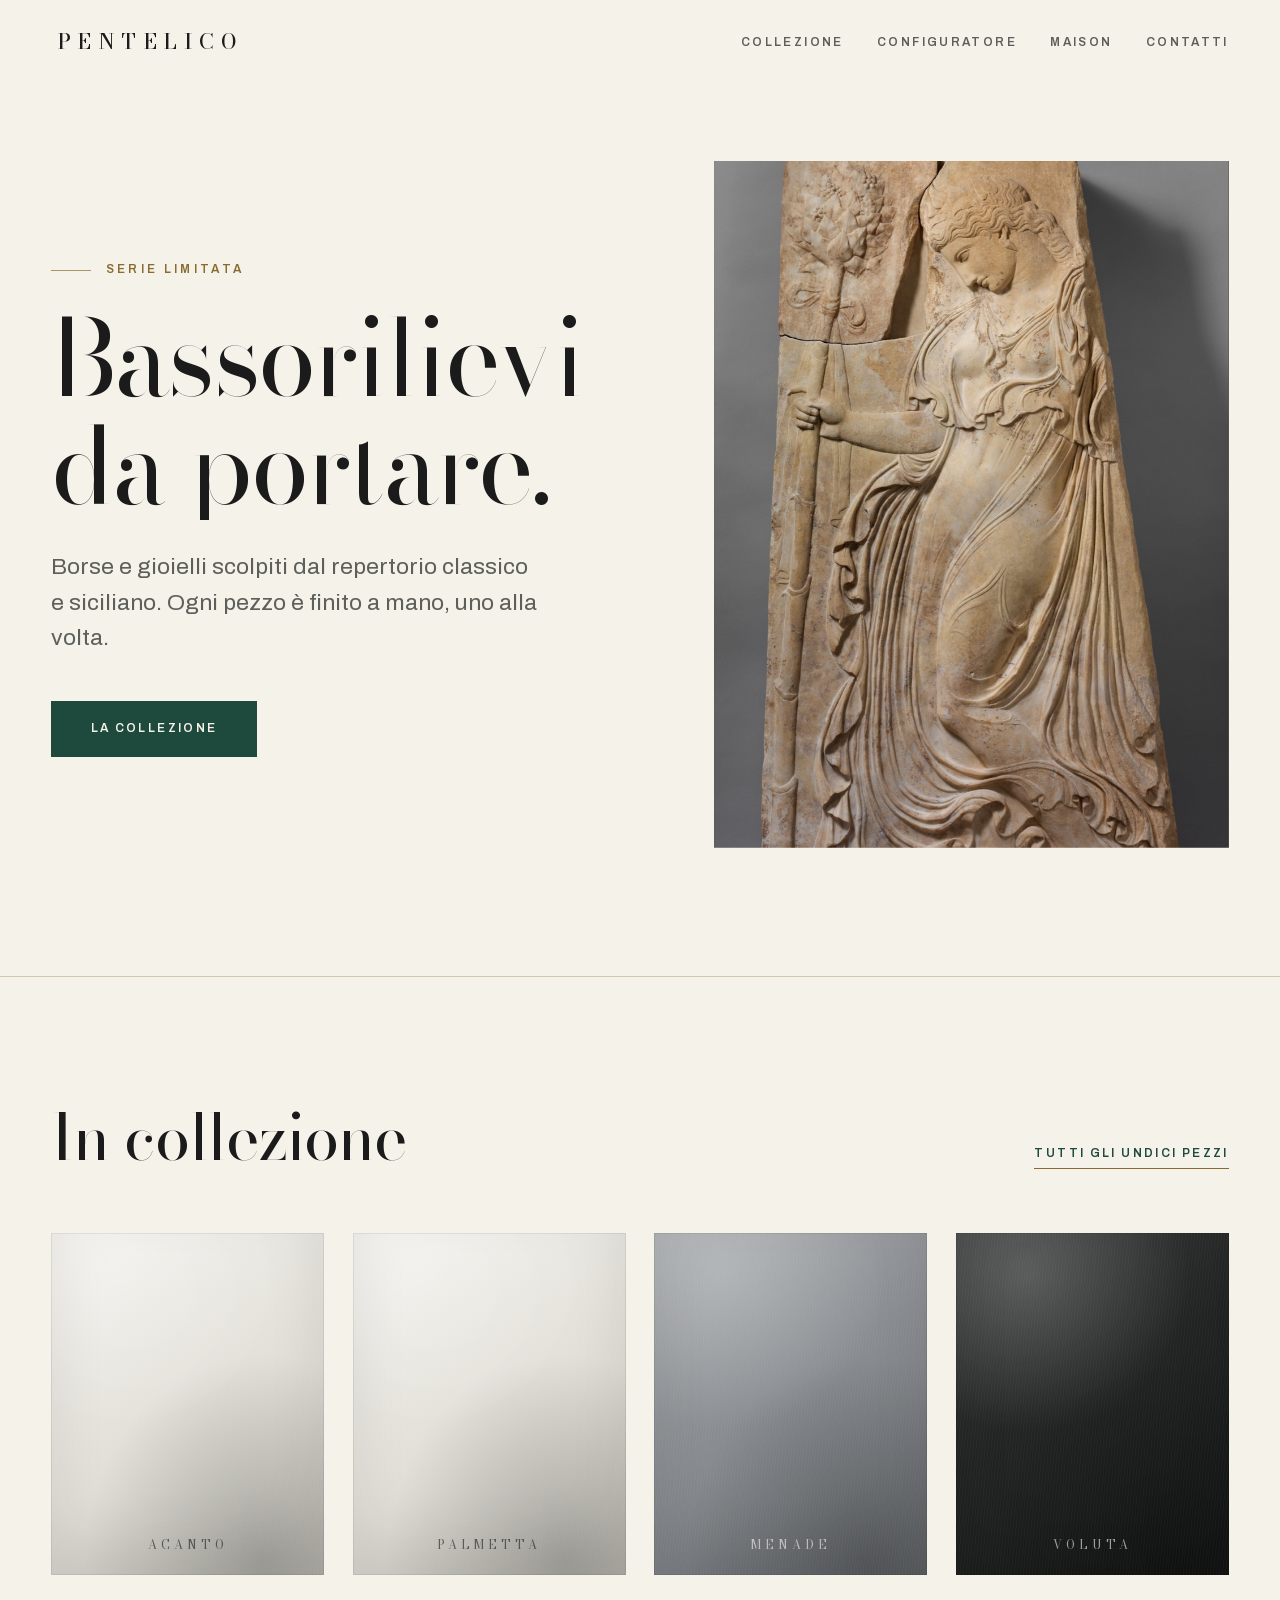
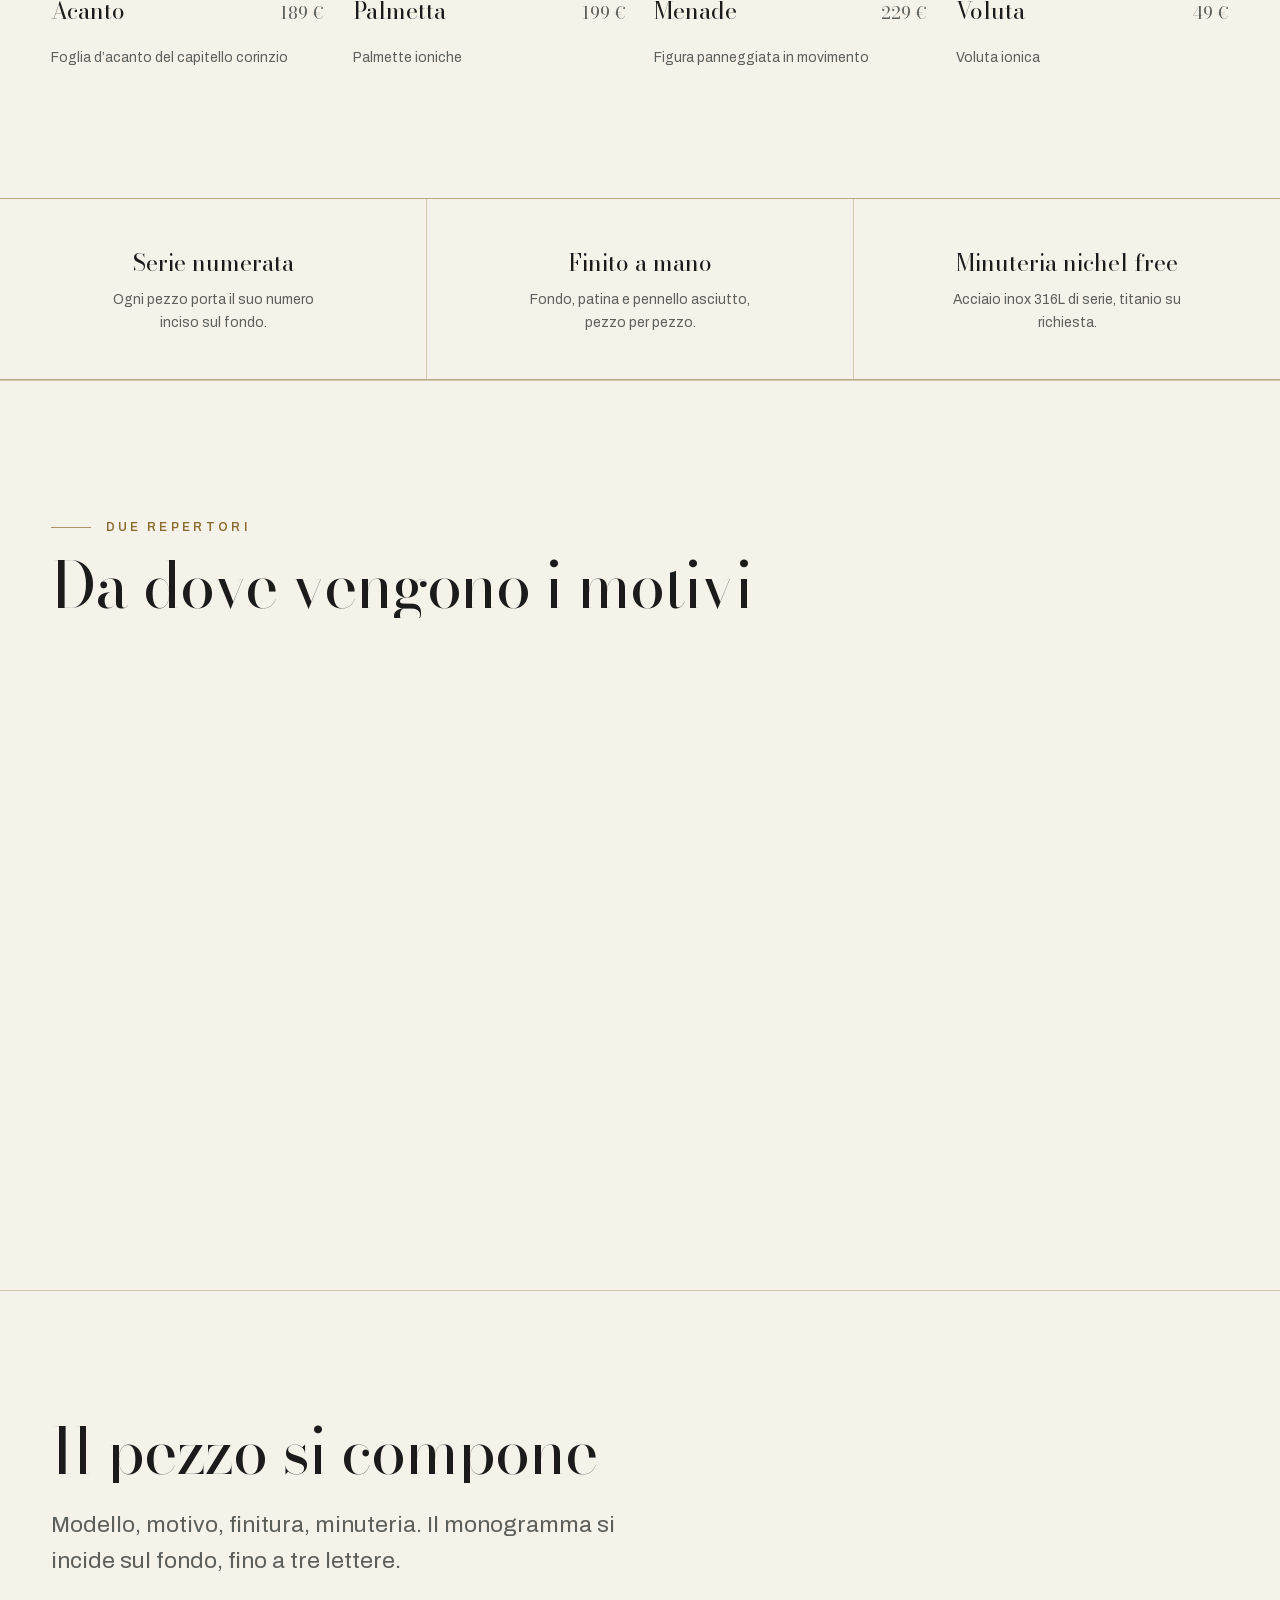
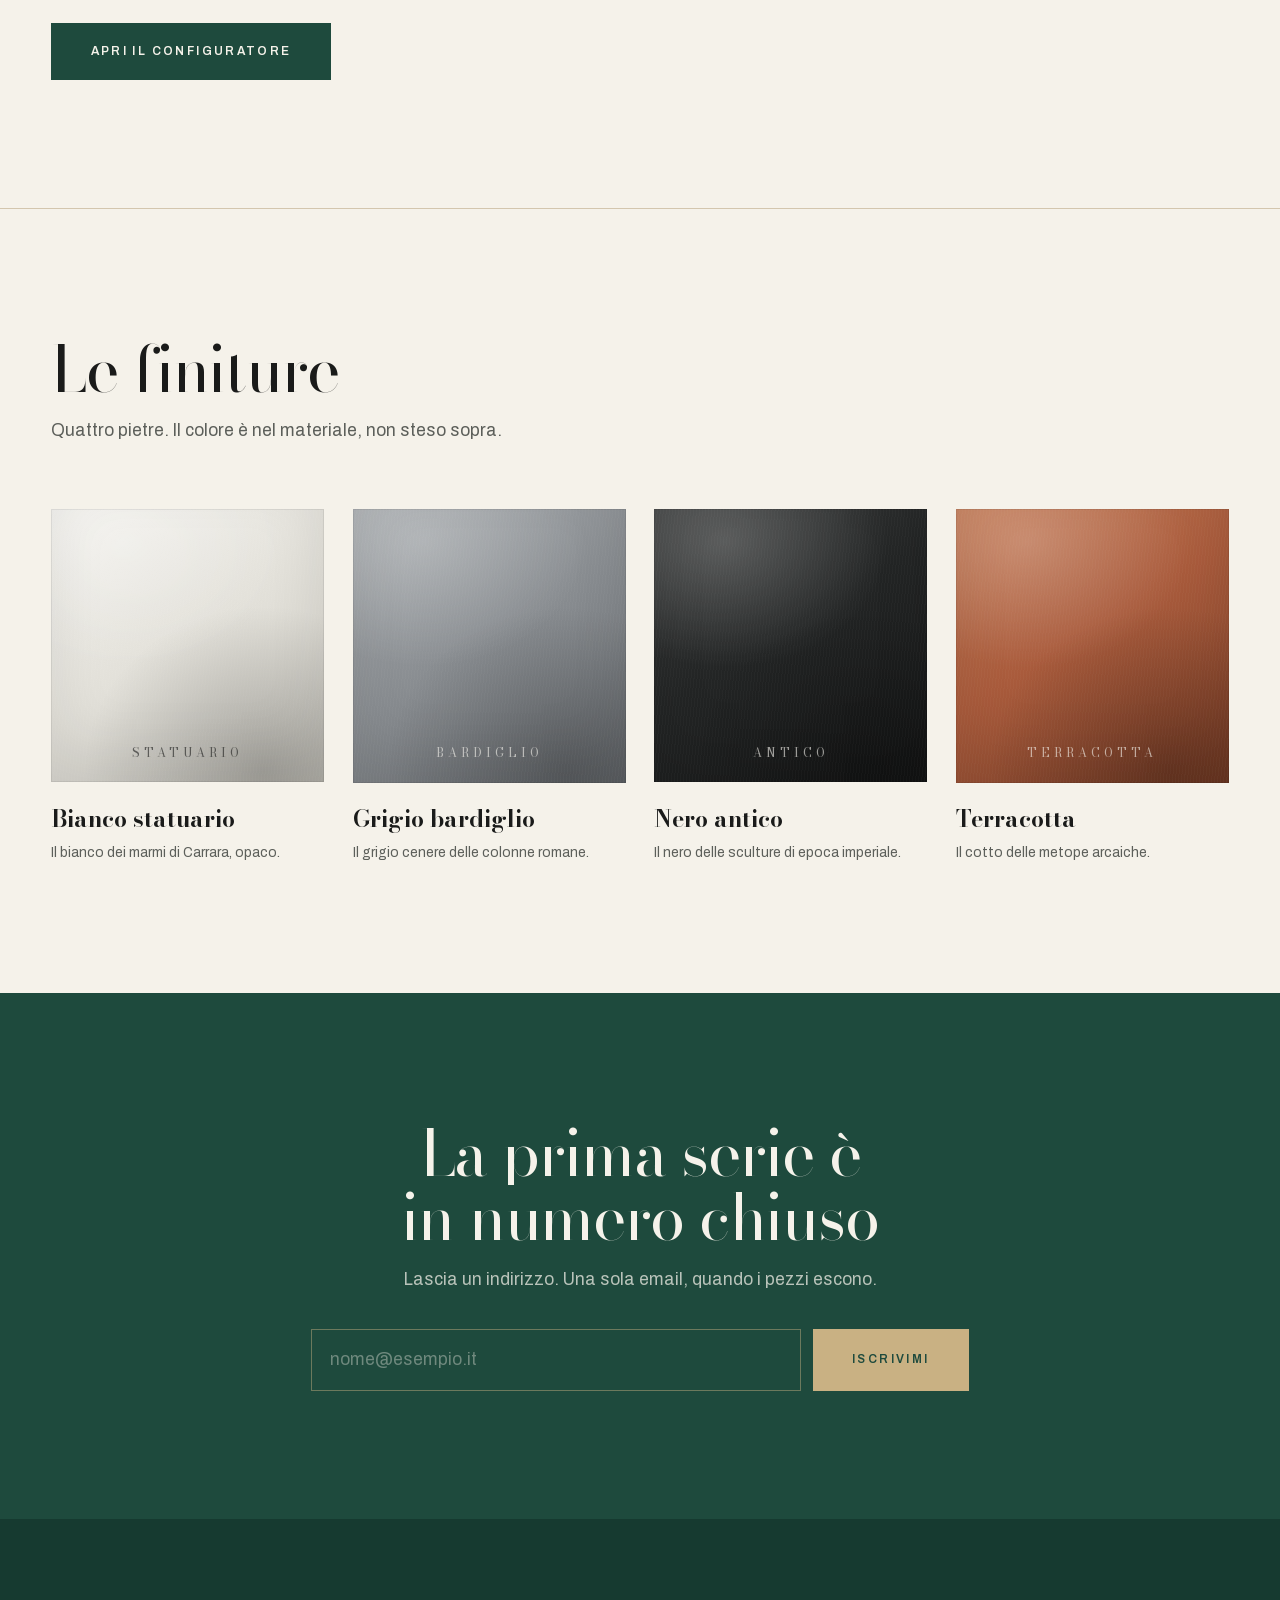
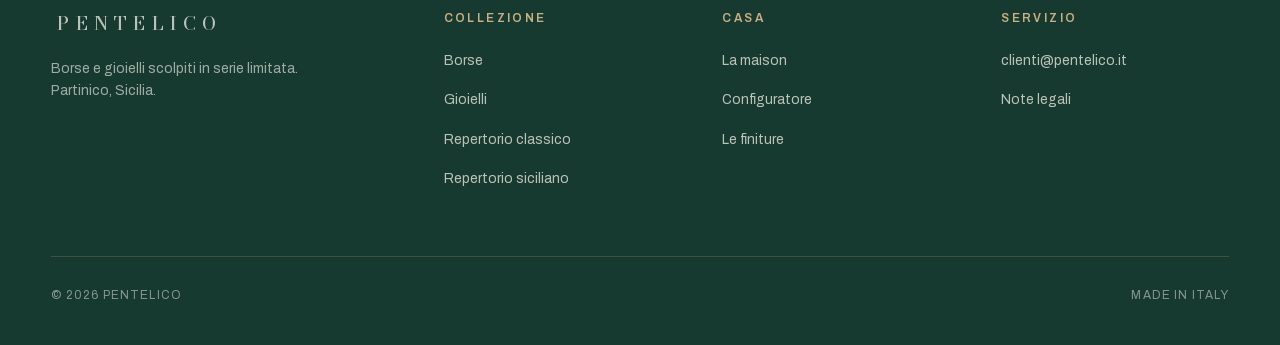
<file: index.html>
<!doctype html>
<html lang="it">
<head>
<meta charset="utf-8">
<script>document.documentElement.classList.add('js');</script>
<meta name="viewport" content="width=device-width, initial-scale=1">
<meta name="robots" content="noindex, nofollow">
<title>Pentelico | Bassorilievi da portare</title>
<meta name="description" content="Borse e gioielli scolpiti dal repertorio classico e siciliano. Serie limitata, finiture in marmo, minuteria in acciaio 316L.">
<link rel="canonical" href="https://www.pentelico.it/">
<meta property="og:type" content="website">
<meta property="og:locale" content="it_IT">
<meta property="og:site_name" content="Pentelico">
<meta property="og:title" content="Pentelico | Bassorilievi da portare">
<meta property="og:description" content="Borse e gioielli scolpiti dal repertorio classico e siciliano. Serie limitata, finiture in marmo, minuteria in acciaio 316L.">
<meta name="theme-color" content="#F5F2EA">
<link rel="preload" href="assets/fonts/bodoni-latin-var.woff2" as="font" type="font/woff2" crossorigin>
<link rel="preload" href="assets/fonts/archivo-latin-var.woff2" as="font" type="font/woff2" crossorigin>
<link rel="stylesheet" href="assets/css/site.css">
<link rel="icon" href="assets/img/favicon.svg" type="image/svg+xml">
</head>
<body>
<a class="salta" href="#contenuto">Salta al contenuto</a>
<header class="barra">
  <div class="wrap">
    <a class="marchio" href="index.html">PENTELICO</a>
    <nav aria-label="Navigazione principale">
      <button class="apri-menu" type="button" aria-expanded="false" aria-controls="menu" aria-label="Apri il menu">
        <!-- icona: Phosphor Icons, MIT -->
        <svg viewBox="0 0 256 256" fill="currentColor" aria-hidden="true"><path d="M228,128a12,12,0,0,1-12,12H40a12,12,0,0,1,0-24H216A12,12,0,0,1,228,128ZM40,76H216a12,12,0,0,0,0-24H40a12,12,0,0,0,0,24ZM216,180H40a12,12,0,0,0,0,24H216a12,12,0,0,0,0-24Z"/></svg>
      </button>
      <ul class="menu" id="menu">
        <li><a href="collezione.html">Collezione</a></li>
        <li><a href="configuratore.html">Configuratore</a></li>
        <li><a href="maison.html">Maison</a></li>
        <li><a href="index.html#iscrizione">Contatti</a></li>
      </ul>
    </nav>
  </div>
</header>

<main id="contenuto">

  <section class="apertura">
    <div class="wrap apertura-griglia">
      <div class="comparsa">
        <p class="occhiello">Serie limitata</p>
        <h1 class="display">Bassorilievi<br>da portare.</h1>
        <p class="prosa grande">Borse e gioielli scolpiti dal repertorio classico e siciliano. Ogni pezzo è finito a mano, uno alla volta.</p>
        <div class="azioni">
          <a class="btn btn-pieno" href="collezione.html">La collezione</a>
        </div>
      </div>
      <figure style="--i:1">
        <div class="telaio"><img src="assets/img/menade.jpg" width="910" height="1500" fetchpriority="high"
             alt="Rilievo in marmo con una menade danzante, arte romana del I secolo, dal repertorio da cui nascono i motivi."></div>
      </figure>
    </div>
  </section>

  <section class="bay riga-alta">
    <div class="wrap">
      <div class="testata comparsa">
        <h2 class="display">In collezione</h2>
        <a class="altro" href="collezione.html">Tutti gli undici pezzi</a>
      </div>
      <div class="pezzi" id="evidenza"></div>
    </div>
  </section>


  <section class="servizio">
    <div class="comparsa">
      <h3>Serie numerata</h3>
      <p>Ogni pezzo porta il suo numero inciso sul fondo.</p>
    </div>
    <div class="comparsa" style="--i:1">
      <h3>Finito a mano</h3>
      <p>Fondo, patina e pennello asciutto, pezzo per pezzo.</p>
    </div>
    <div class="comparsa" style="--i:2">
      <h3>Minuteria nichel free</h3>
      <p>Acciaio inox 316L di serie, titanio su richiesta.</p>
    </div>
  </section>

  <section class="bay riga-alta">
    <div class="wrap">
      <div class="comparsa">
        <p class="occhiello">Due repertori</p>
        <h2 class="display" style="margin-top:1rem">Da dove vengono i motivi</h2>
      </div>
      <div class="repertorio">
        <article class="rep comparsa">
          <img src="assets/img/testa.jpg" width="857" height="1200"
               alt="Testa in marmo di una divinità greca del IV secolo avanti Cristo.">
          <div class="rep-testo">
            <h3 class="display">Classico</h3>
            <p>Capitelli corinzi, greche, palmette ioniche, panneggi neoattici. L'ornamento greco e romano, e il modo in cui il neoclassicismo lo ha riletto.</p>
          </div>
        </article>
        <article class="rep comparsa" style="--i:1">
          <div class="lastra" style="background-image:linear-gradient(148deg,#C47A55 0%,#A95B3C 46%,#7C3F27 100%);position:absolute;inset:0"></div>
          <div class="rep-testo">
            <h3 class="display">Siciliano</h3>
            <p>Intrecci arabo normanni, mascheroni barocchi, maioliche di Caltagirone. Un repertorio meno battuto, e più difficile da imitare.</p>
          </div>
        </article>
      </div>
    </div>
  </section>

  <section class="bay riga-alta">
    <div class="wrap apertura-griglia comparsa">
      <div>
        <h2 class="display">Il pezzo si compone</h2>
        <p class="prosa grande" style="margin-top:1.5rem">Modello, motivo, finitura, minuteria. Il monogramma si incide sul fondo, fino a tre lettere.</p>
        <div class="azioni">
          <a class="btn btn-pieno" href="configuratore.html">Apri il configuratore</a>
        </div>
      </div>
      <div id="vetrina-config"></div>
    </div>
  </section>

  <section class="bay riga-alta" id="finiture">
    <div class="wrap">
      <div class="comparsa">
        <h2 class="display">Le finiture</h2>
        <p class="prosa" style="margin-top:1rem">Quattro pietre. Il colore è nel materiale, non steso sopra.</p>
      </div>
      <div class="finiture" id="griglia-finiture"></div>
    </div>
  </section>

  <section class="bay iscrizione" id="iscrizione">
    <div class="wrap comparsa">
      <h2 class="display">La prima serie è in numero chiuso</h2>
      <p class="prosa" style="margin-inline:auto;margin-top:1rem">Lascia un indirizzo. Una sola email, quando i pezzi escono.</p>
      <form id="modulo-iscrizione" novalidate>
        <div class="campo">
          <label for="email-iscrizione">Indirizzo email</label>
          <input type="email" id="email-iscrizione" name="email" required autocomplete="email" placeholder="nome@esempio.it">
        </div>
        <button type="submit" class="btn btn-pieno">Iscrivimi</button>
      </form>
      <p class="errore" id="errore-iscrizione" role="alert" hidden style="margin-top:.8rem"></p>
      <div class="esito" id="esito-iscrizione" role="status" hidden style="margin-top:2rem;text-align:left">
        <h3>Registrato.</h3>
        <p>Scriviamo una volta sola, quando la prima serie è pronta.</p>
      </div>
    </div>
  </section>

</main>
<footer class="piede">
  <div class="wrap">
    <div class="piede-griglia">
      <div>
        <a class="marchio" href="index.html">PENTELICO</a>
        <p class="prosa">Borse e gioielli scolpiti in serie limitata. Partinico, Sicilia.</p>
      </div>
      <div>
        <h3>Collezione</h3>
        <ul>
          <li><a href="collezione.html?tipo=borsa">Borse</a></li>
          <li><a href="collezione.html?tipo=gioiello">Gioielli</a></li>
          <li><a href="collezione.html?rep=classico">Repertorio classico</a></li>
          <li><a href="collezione.html?rep=siciliano">Repertorio siciliano</a></li>
        </ul>
      </div>
      <div>
        <h3>Casa</h3>
        <ul>
          <li><a href="maison.html">La maison</a></li>
          <li><a href="configuratore.html">Configuratore</a></li>
          <li><a href="index.html#finiture">Le finiture</a></li>
        </ul>
      </div>
      <div>
        <h3>Servizio</h3>
        <ul>
          <li><a href="mailto:clienti@pentelico.it">clienti@pentelico.it</a></li>
          <li><a href="legale.html">Note legali</a></li>
        </ul>
      </div>
    </div>
    <!-- TODO prima del lancio: ragione sociale e partita IVA su questa riga. -->
    <div class="coda">
      <span>&copy; 2026 Pentelico</span>
      <span>Made in Italy</span>
    </div>
  </div>
</footer>
<script src="assets/js/catalogo.js" defer></script>
<script src="assets/js/site.js" defer></script>
<script>
/* Gli script di pagina devono girare DOPO catalogo.js e site.js, che sono defer.
   Se il catalogo c'e' gia' (anteprima) si parte subito, altrimenti si aspetta il DOM. */
(function __avvia(f) { if (window.PENTELICO) { f(); } else { document.addEventListener('DOMContentLoaded', f); } })(function () {
(function () {
  var C = window.PENTELICO;
  document.getElementById('evidenza').innerHTML =
    C.prodotti.filter(function (p) { return p.evidenza; }).map(window.PENTELICO_PEZZO).join('');
  document.getElementById('vetrina-config').innerHTML =
    window.PENTELICO_LASTRA('bardiglio', 'Su misura');
  document.getElementById('griglia-finiture').innerHTML = C.finiture.map(function (f, i) {
    return '<div class="fin comparsa" style="--i:' + i + '">' +
      window.PENTELICO_LASTRA(f.id, f.nome.split(' ').pop()) +
      '<h3>' + f.nome + '</h3><p>' + f.nota + '</p></div>';
  }).join('');
  window.PENTELICO_OSSERVA(document);
})();
});
</script>
</body>
</html>
</file>
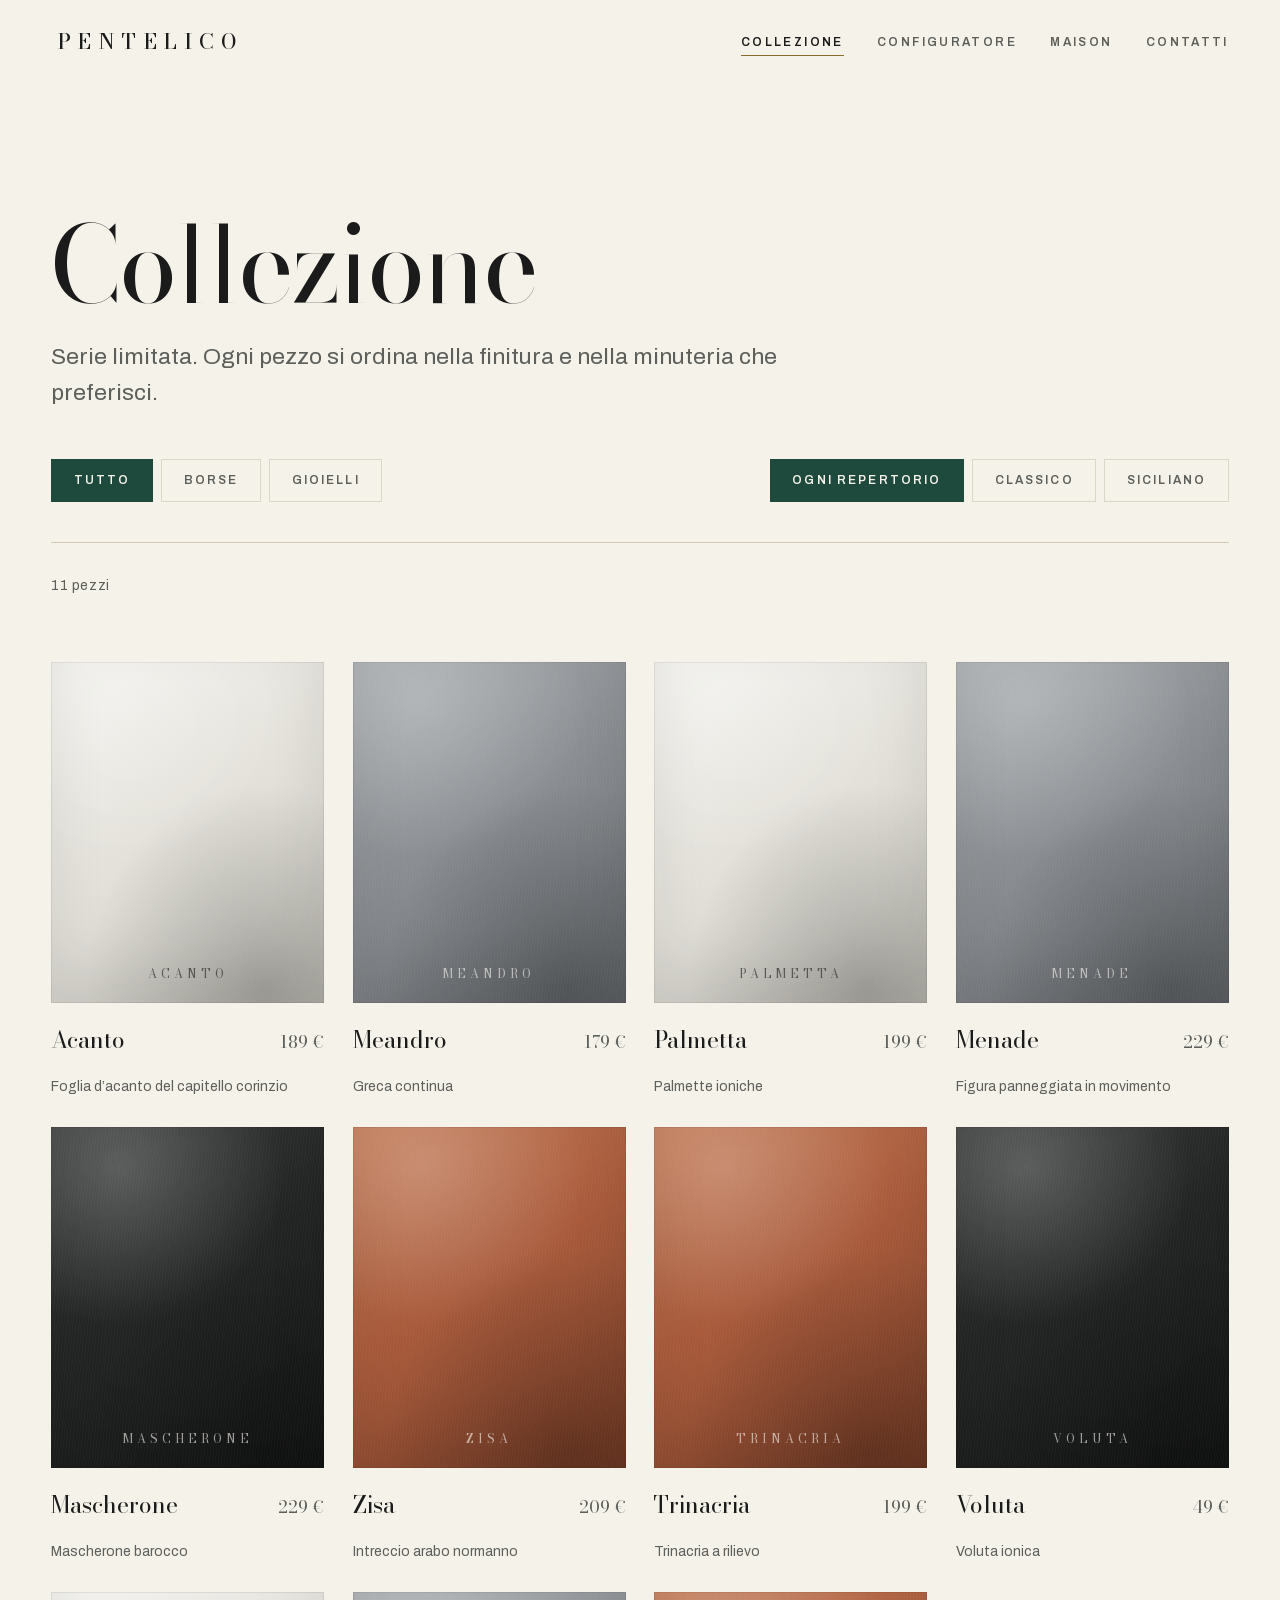
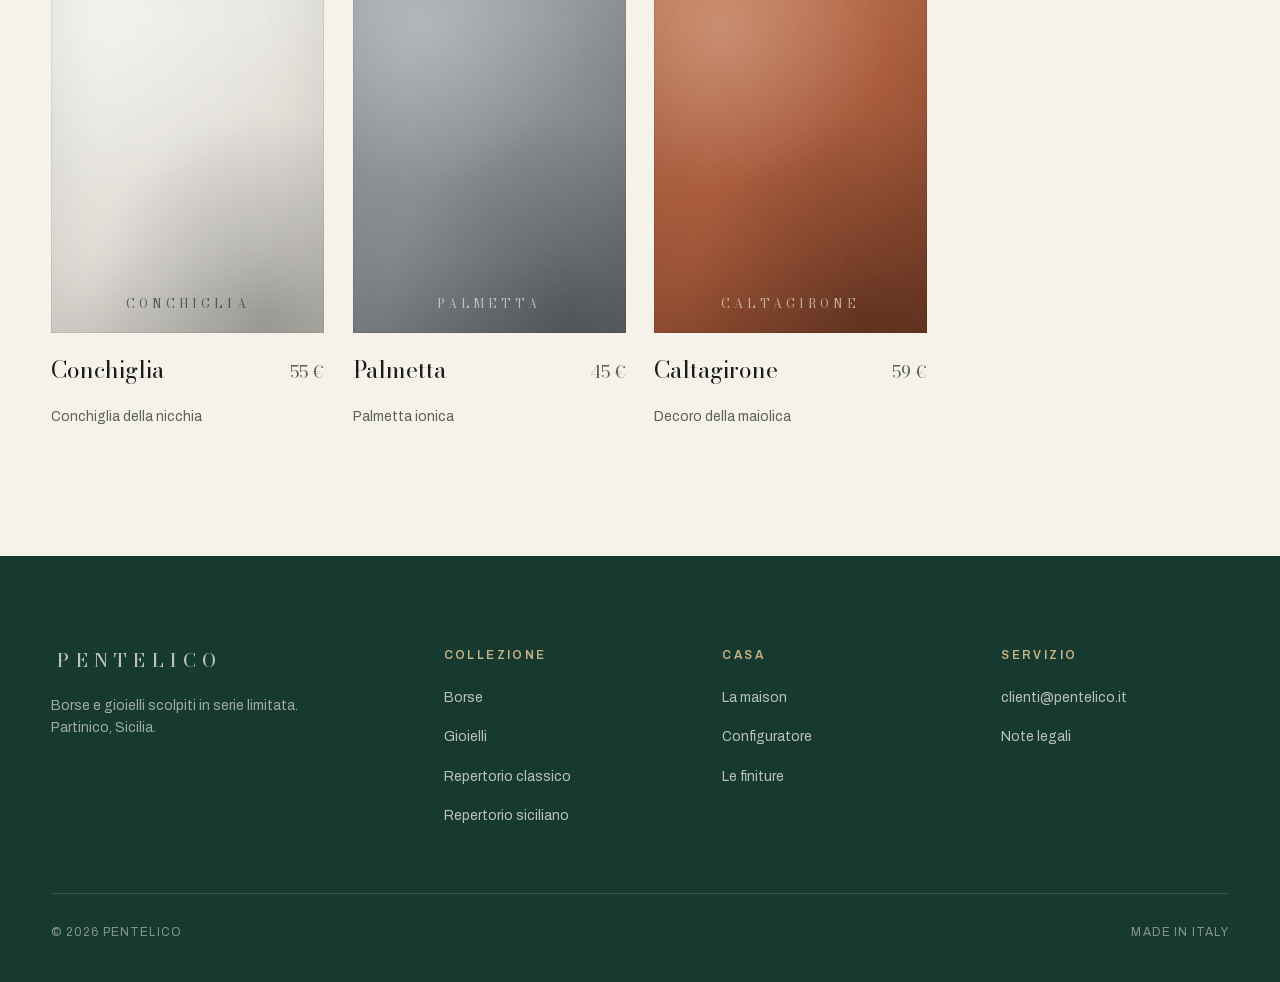
<file: collezione.html>
<!doctype html>
<html lang="it">
<head>
<meta charset="utf-8">
<script>document.documentElement.classList.add('js');</script>
<meta name="viewport" content="width=device-width, initial-scale=1">
<meta name="robots" content="noindex, nofollow">
<title>Collezione | Pentelico</title>
<meta name="description" content="Undici pezzi scolpiti: borse e gioielli dal repertorio classico e siciliano, in quattro finiture.">
<link rel="canonical" href="https://www.pentelico.it/collezione.html">
<meta property="og:type" content="website">
<meta property="og:locale" content="it_IT">
<meta property="og:site_name" content="Pentelico">
<meta property="og:title" content="Collezione | Pentelico">
<meta property="og:description" content="Undici pezzi scolpiti: borse e gioielli dal repertorio classico e siciliano, in quattro finiture.">
<meta name="theme-color" content="#F5F2EA">
<link rel="preload" href="assets/fonts/bodoni-latin-var.woff2" as="font" type="font/woff2" crossorigin>
<link rel="preload" href="assets/fonts/archivo-latin-var.woff2" as="font" type="font/woff2" crossorigin>
<link rel="stylesheet" href="assets/css/site.css">
<link rel="icon" href="assets/img/favicon.svg" type="image/svg+xml">
</head>
<body>
<a class="salta" href="#contenuto">Salta al contenuto</a>
<header class="barra">
  <div class="wrap">
    <a class="marchio" href="index.html">PENTELICO</a>
    <nav aria-label="Navigazione principale">
      <button class="apri-menu" type="button" aria-expanded="false" aria-controls="menu" aria-label="Apri il menu">
        <!-- icona: Phosphor Icons, MIT -->
        <svg viewBox="0 0 256 256" fill="currentColor" aria-hidden="true"><path d="M228,128a12,12,0,0,1-12,12H40a12,12,0,0,1,0-24H216A12,12,0,0,1,228,128ZM40,76H216a12,12,0,0,0,0-24H40a12,12,0,0,0,0,24ZM216,180H40a12,12,0,0,0,0,24H216a12,12,0,0,0,0-24Z"/></svg>
      </button>
      <ul class="menu" id="menu">
        <li><a href="collezione.html" aria-current="page">Collezione</a></li>
        <li><a href="configuratore.html">Configuratore</a></li>
        <li><a href="maison.html">Maison</a></li>
        <li><a href="index.html#iscrizione">Contatti</a></li>
      </ul>
    </nav>
  </div>
</header>

<main id="contenuto" class="bay">
  <div class="wrap">
    <h1 class="display">Collezione</h1>
    <p class="prosa grande" style="margin-top:1.25rem">Serie limitata. Ogni pezzo si ordina nella finitura e nella minuteria che preferisci.</p>

    <div class="filtri">
      <button class="filtro" type="button" data-gruppo="tipo" data-valore="tutti"    aria-pressed="true">Tutto</button>
      <button class="filtro" type="button" data-gruppo="tipo" data-valore="borsa"    aria-pressed="false">Borse</button>
      <button class="filtro" type="button" data-gruppo="tipo" data-valore="gioiello" aria-pressed="false">Gioielli</button>
      <span style="flex:1"></span>
      <button class="filtro" type="button" data-gruppo="rep" data-valore="tutti"     aria-pressed="true">Ogni repertorio</button>
      <button class="filtro" type="button" data-gruppo="rep" data-valore="classico"  aria-pressed="false">Classico</button>
      <button class="filtro" type="button" data-gruppo="rep" data-valore="siciliano" aria-pressed="false">Siciliano</button>
    </div>

    <p class="conteggio" id="conteggio" role="status"></p>
    <div class="pezzi" id="griglia"></div>
    <p class="vuoto" id="vuoto" hidden>Nessun pezzo con questi due filtri insieme.</p>
  </div>
</main>
<footer class="piede">
  <div class="wrap">
    <div class="piede-griglia">
      <div>
        <a class="marchio" href="index.html">PENTELICO</a>
        <p class="prosa">Borse e gioielli scolpiti in serie limitata. Partinico, Sicilia.</p>
      </div>
      <div>
        <h3>Collezione</h3>
        <ul>
          <li><a href="collezione.html?tipo=borsa">Borse</a></li>
          <li><a href="collezione.html?tipo=gioiello">Gioielli</a></li>
          <li><a href="collezione.html?rep=classico">Repertorio classico</a></li>
          <li><a href="collezione.html?rep=siciliano">Repertorio siciliano</a></li>
        </ul>
      </div>
      <div>
        <h3>Casa</h3>
        <ul>
          <li><a href="maison.html">La maison</a></li>
          <li><a href="configuratore.html">Configuratore</a></li>
          <li><a href="index.html#finiture">Le finiture</a></li>
        </ul>
      </div>
      <div>
        <h3>Servizio</h3>
        <ul>
          <li><a href="mailto:clienti@pentelico.it">clienti@pentelico.it</a></li>
          <li><a href="legale.html">Note legali</a></li>
        </ul>
      </div>
    </div>
    <!-- TODO prima del lancio: ragione sociale e partita IVA su questa riga. -->
    <div class="coda">
      <span>&copy; 2026 Pentelico</span>
      <span>Made in Italy</span>
    </div>
  </div>
</footer>
<script src="assets/js/catalogo.js" defer></script>
<script src="assets/js/site.js" defer></script>
<script>
/* Gli script di pagina devono girare DOPO catalogo.js e site.js, che sono defer.
   Se il catalogo c'e' gia' (anteprima) si parte subito, altrimenti si aspetta il DOM. */
(function __avvia(f) { if (window.PENTELICO) { f(); } else { document.addEventListener('DOMContentLoaded', f); } })(function () {
(function () {
  var C = window.PENTELICO;
  var q = new URLSearchParams(location.search);
  var stato = { tipo: q.get('tipo') || 'tutti', rep: q.get('rep') || 'tutti' };

  var griglia = document.getElementById('griglia');
  var conteggio = document.getElementById('conteggio');
  var vuoto = document.getElementById('vuoto');
  var bottoni = Array.prototype.slice.call(document.querySelectorAll('.filtro'));

  function disegna() {
    var lista = C.prodotti.filter(function (p) {
      return (stato.tipo === 'tutti' || p.tipo === stato.tipo) &&
             (stato.rep  === 'tutti' || p.repertorio === stato.rep);
    });
    griglia.innerHTML = lista.map(window.PENTELICO_PEZZO).join('');
    vuoto.hidden = lista.length > 0;
    conteggio.textContent = lista.length === 0 ? '' :
      lista.length + (lista.length === 1 ? ' pezzo' : ' pezzi');
    bottoni.forEach(function (b) {
      b.setAttribute('aria-pressed', String(stato[b.dataset.gruppo] === b.dataset.valore));
    });
    window.PENTELICO_OSSERVA(griglia);
  }

  bottoni.forEach(function (b) {
    b.addEventListener('click', function () {
      stato[b.dataset.gruppo] = b.dataset.valore;
      var p = new URLSearchParams();
      if (stato.tipo !== 'tutti') p.set('tipo', stato.tipo);
      if (stato.rep  !== 'tutti') p.set('rep', stato.rep);
      history.replaceState(null, '', p.toString() ? '?' + p : location.pathname);
      disegna();
    });
  });

  disegna();
})();
});
</script>
</body>
</html>
</file>
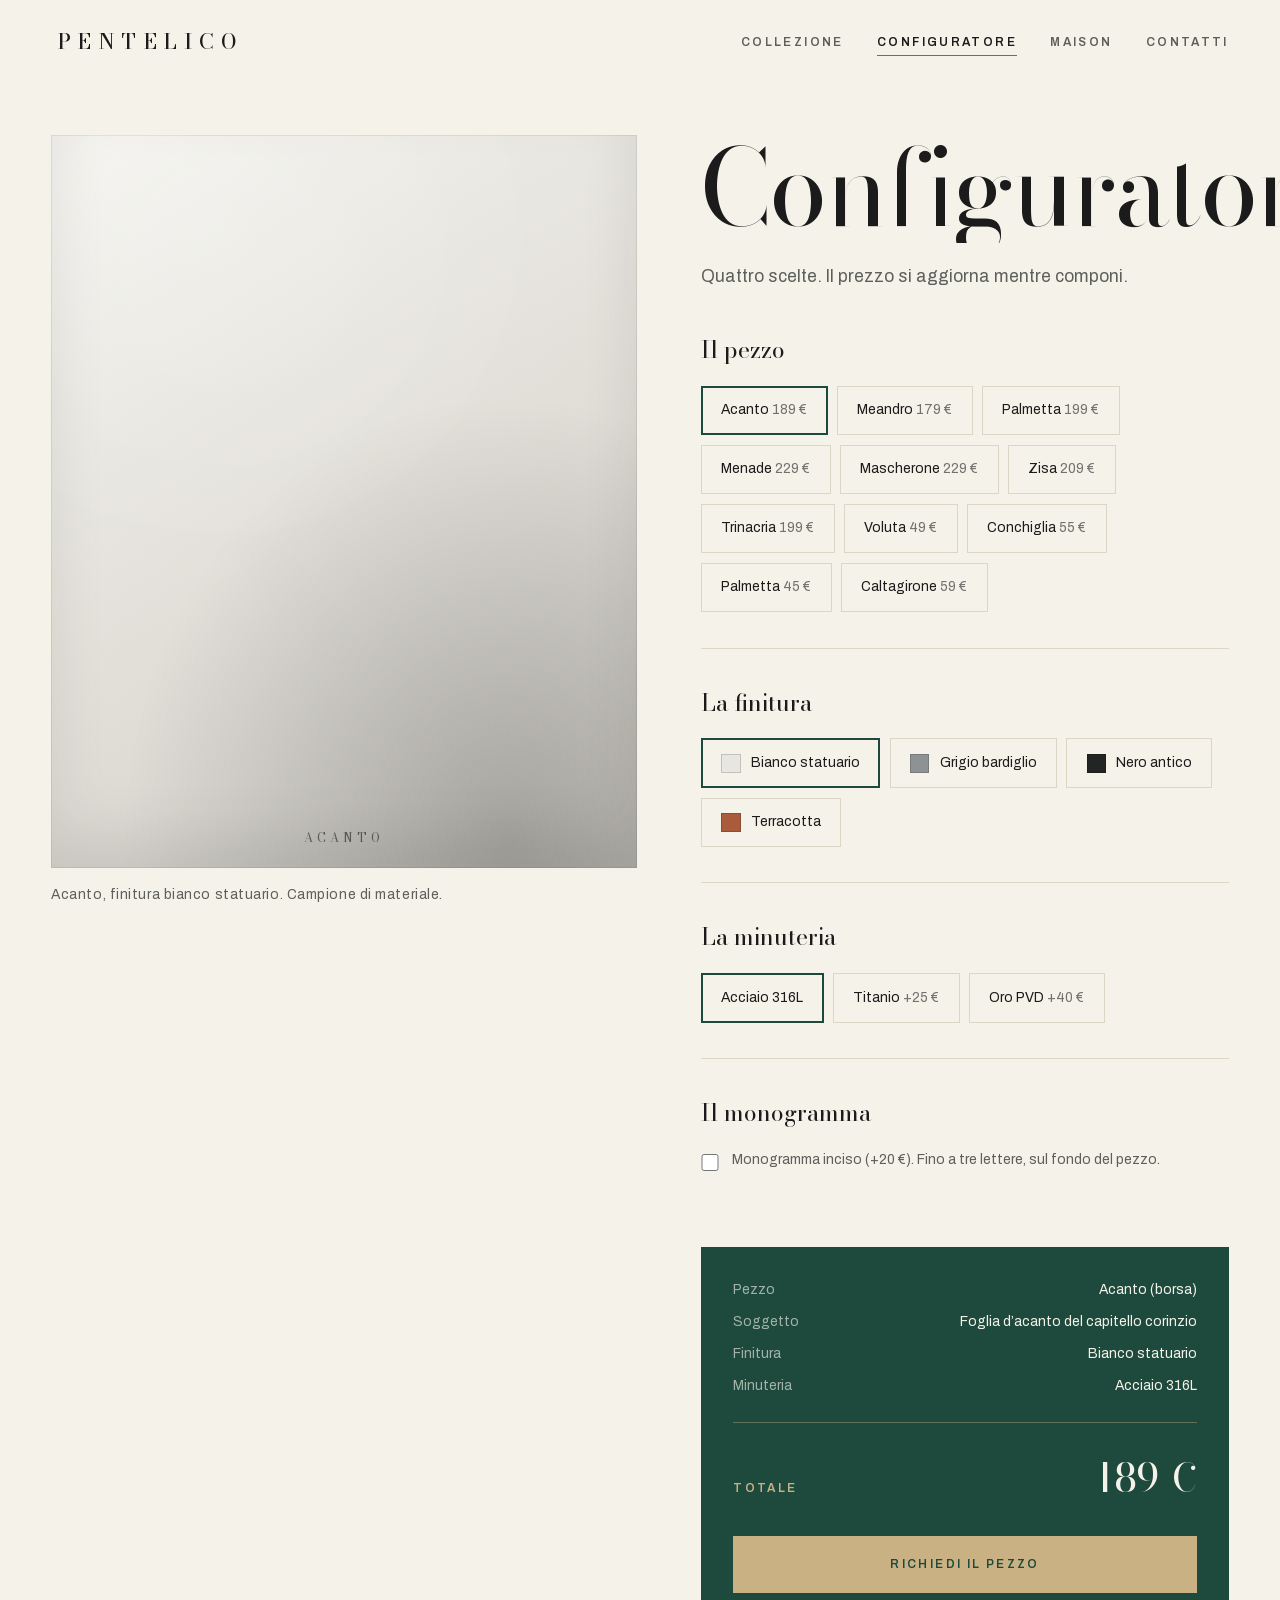
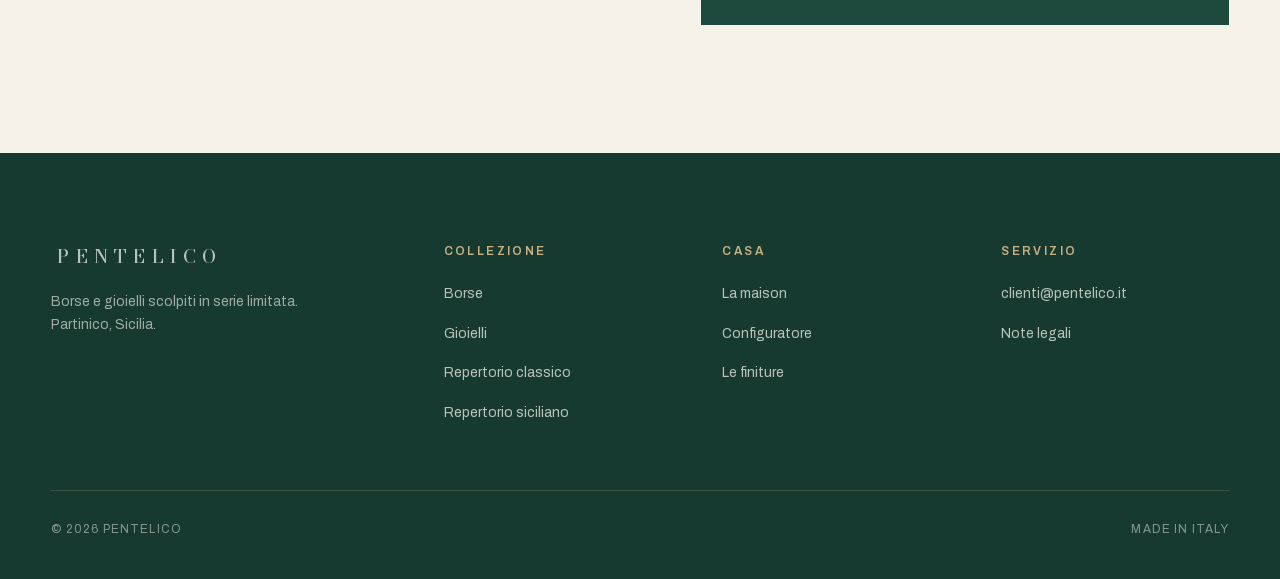
<file: configuratore.html>
<!doctype html>
<html lang="it">
<head>
<meta charset="utf-8">
<script>document.documentElement.classList.add('js');</script>
<meta name="viewport" content="width=device-width, initial-scale=1">
<meta name="robots" content="noindex, nofollow">
<title>Configuratore | Pentelico</title>
<meta name="description" content="Componi il pezzo: modello, motivo, finitura, minuteria e monogramma inciso.">
<link rel="canonical" href="https://www.pentelico.it/configuratore.html">
<meta property="og:type" content="website">
<meta property="og:locale" content="it_IT">
<meta property="og:site_name" content="Pentelico">
<meta property="og:title" content="Configuratore | Pentelico">
<meta property="og:description" content="Componi il pezzo: modello, motivo, finitura, minuteria e monogramma inciso.">
<meta name="theme-color" content="#F5F2EA">
<link rel="preload" href="assets/fonts/bodoni-latin-var.woff2" as="font" type="font/woff2" crossorigin>
<link rel="preload" href="assets/fonts/archivo-latin-var.woff2" as="font" type="font/woff2" crossorigin>
<link rel="stylesheet" href="assets/css/site.css">
<link rel="icon" href="assets/img/favicon.svg" type="image/svg+xml">
</head>
<body>
<a class="salta" href="#contenuto">Salta al contenuto</a>
<header class="barra">
  <div class="wrap">
    <a class="marchio" href="index.html">PENTELICO</a>
    <nav aria-label="Navigazione principale">
      <button class="apri-menu" type="button" aria-expanded="false" aria-controls="menu" aria-label="Apri il menu">
        <!-- icona: Phosphor Icons, MIT -->
        <svg viewBox="0 0 256 256" fill="currentColor" aria-hidden="true"><path d="M228,128a12,12,0,0,1-12,12H40a12,12,0,0,1,0-24H216A12,12,0,0,1,228,128ZM40,76H216a12,12,0,0,0,0-24H40a12,12,0,0,0,0,24ZM216,180H40a12,12,0,0,0,0,24H216a12,12,0,0,0,0-24Z"/></svg>
      </button>
      <ul class="menu" id="menu">
        <li><a href="collezione.html">Collezione</a></li>
        <li><a href="configuratore.html" aria-current="page">Configuratore</a></li>
        <li><a href="maison.html">Maison</a></li>
        <li><a href="index.html#iscrizione">Contatti</a></li>
      </ul>
    </nav>
  </div>
</header>

<main id="contenuto" class="wrap">
  <div class="config">
    <div class="config-vista">
      <div id="vista"></div>
      <p class="conteggio" id="didascalia" style="margin-top:1rem"></p>
    </div>

    <div>
      <h1 class="display">Configuratore</h1>
      <p class="prosa" style="margin-block:1.25rem 2.5rem">Quattro scelte. Il prezzo si aggiorna mentre componi.</p>

      <section class="passo">
        <h2>Il pezzo</h2>
        <div class="gruppo" id="pezzi"></div>
      </section>

      <section class="passo">
        <h2>La finitura</h2>
        <div class="gruppo" id="finiture"></div>
      </section>

      <section class="passo">
        <h2>La minuteria</h2>
        <div class="gruppo" id="minuterie"></div>
      </section>

      <section class="passo">
        <h2>Il monogramma</h2>
        <label class="interruttore">
          <input type="checkbox" id="vuole-incisione">
          <span id="testo-incisione"></span>
        </label>
        <div class="iniziali" id="riga-iniziali" hidden>
          <label for="iniziali" style="position:absolute;left:-9999px">Iniziali</label>
          <input type="text" id="iniziali" maxlength="3" placeholder="ABC" autocomplete="off" spellcheck="false">
        </div>
      </section>

      <div class="riepilogo">
        <dl id="voci"></dl>
        <div class="totale"><span>Totale</span><strong id="totale"></strong></div>
        <a class="btn btn-pieno btn-largo" id="richiedi" href="#">Richiedi il pezzo</a>
      </div>
    </div>
  </div>
</main>
<footer class="piede">
  <div class="wrap">
    <div class="piede-griglia">
      <div>
        <a class="marchio" href="index.html">PENTELICO</a>
        <p class="prosa">Borse e gioielli scolpiti in serie limitata. Partinico, Sicilia.</p>
      </div>
      <div>
        <h3>Collezione</h3>
        <ul>
          <li><a href="collezione.html?tipo=borsa">Borse</a></li>
          <li><a href="collezione.html?tipo=gioiello">Gioielli</a></li>
          <li><a href="collezione.html?rep=classico">Repertorio classico</a></li>
          <li><a href="collezione.html?rep=siciliano">Repertorio siciliano</a></li>
        </ul>
      </div>
      <div>
        <h3>Casa</h3>
        <ul>
          <li><a href="maison.html">La maison</a></li>
          <li><a href="configuratore.html">Configuratore</a></li>
          <li><a href="index.html#finiture">Le finiture</a></li>
        </ul>
      </div>
      <div>
        <h3>Servizio</h3>
        <ul>
          <li><a href="mailto:clienti@pentelico.it">clienti@pentelico.it</a></li>
          <li><a href="legale.html">Note legali</a></li>
        </ul>
      </div>
    </div>
    <!-- TODO prima del lancio: ragione sociale e partita IVA su questa riga. -->
    <div class="coda">
      <span>&copy; 2026 Pentelico</span>
      <span>Made in Italy</span>
    </div>
  </div>
</footer>
<script src="assets/js/catalogo.js" defer></script>
<script src="assets/js/site.js" defer></script>
<script>
/* Gli script di pagina devono girare DOPO catalogo.js e site.js, che sono defer.
   Se il catalogo c'e' gia' (anteprima) si parte subito, altrimenti si aspetta il DOM. */
(function __avvia(f) { if (window.PENTELICO) { f(); } else { document.addEventListener('DOMContentLoaded', f); } })(function () {
(function () {
  var C = window.PENTELICO, esc = window.PENTELICO_ESC;
  var stato = { pezzo: C.prodotti[0].id, fin: 'statuario', min: 'acciaio', incide: false, lettere: '' };

  var elPezzi = document.getElementById('pezzi');
  var elFin   = document.getElementById('finiture');
  var elMin   = document.getElementById('minuterie');
  var spunta  = document.getElementById('vuole-incisione');
  var rigaIni = document.getElementById('riga-iniziali');
  var campoIni= document.getElementById('iniziali');

  elPezzi.innerHTML = C.prodotti.map(function (p) {
    return '<button class="pastiglia" type="button" data-pezzo="' + p.id + '" aria-pressed="false">' +
      esc(p.nome) + ' <span style="opacity:.6">' + C.euro(p.prezzo) + '</span></button>';
  }).join('');

  elFin.innerHTML = C.finiture.map(function (f) {
    return '<button class="pastiglia campione" type="button" data-fin="' + f.id + '" aria-pressed="false">' +
      '<i style="background:' + f.pietra + '"></i>' + esc(f.nome) + '</button>';
  }).join('');

  elMin.innerHTML = C.minuterie.map(function (m) {
    return '<button class="pastiglia" type="button" data-min="' + m.id + '" aria-pressed="false">' +
      esc(m.nome) + (m.delta ? ' <span style="opacity:.6">+' + m.delta + ' €</span>' : '') + '</button>';
  }).join('');

  document.getElementById('testo-incisione').textContent =
    C.incisione.nome + ' (+' + C.incisione.delta + ' €). ' + C.incisione.nota;

  function pezzo() { return C.trova(stato.pezzo); }
  function totale() {
    return pezzo().prezzo + C.minuteria(stato.min).delta + (stato.incide ? C.incisione.delta : 0);
  }

  function segna(cont, chiave, attr) {
    Array.prototype.forEach.call(cont.children, function (b) {
      b.setAttribute('aria-pressed', String(b.dataset[attr] === stato[chiave]));
    });
  }

  function disegna() {
    var p = pezzo(), f = C.finitura(stato.fin), m = C.minuteria(stato.min);

    document.getElementById('vista').innerHTML = window.PENTELICO_LASTRA(f.id, p.nome);
    document.getElementById('didascalia').textContent =
      p.nome + ', finitura ' + f.nome.toLowerCase() + '. Campione di materiale.';

    segna(elPezzi, 'pezzo', 'pezzo');
    segna(elFin, 'fin', 'fin');
    segna(elMin, 'min', 'min');

    rigaIni.hidden = !stato.incide;

    var righe = [
      ['Pezzo', p.nome + ' (' + p.tipo + ')'],
      ['Soggetto', p.soggetto],
      ['Finitura', f.nome],
      ['Minuteria', m.nome + (m.delta ? ' (+' + m.delta + ' €)' : '')]
    ];
    if (stato.incide) {
      righe.push(['Monogramma', (stato.lettere || 'da definire') + ' (+' + C.incisione.delta + ' €)']);
    }
    document.getElementById('voci').innerHTML = righe.map(function (r) {
      return '<dt>' + esc(r[0]) + '</dt><dd>' + esc(r[1]) + '</dd>';
    }).join('');
    document.getElementById('totale').textContent = C.euro(totale());

    var corpo = 'Vorrei ordinare il pezzo che ho composto.\n\n' +
      righe.map(function (r) { return r[0] + ': ' + r[1]; }).join('\n') +
      '\nTotale: ' + C.euro(totale()) + '\n';
    document.getElementById('richiedi').href = 'mailto:' + window.PENTELICO_EMAIL +
      '?subject=' + encodeURIComponent('Configurazione ' + p.nome) +
      '&body=' + encodeURIComponent(corpo);
  }

  elPezzi.addEventListener('click', function (e) {
    var b = e.target.closest('[data-pezzo]'); if (!b) return; stato.pezzo = b.dataset.pezzo; disegna(); });
  elFin.addEventListener('click', function (e) {
    var b = e.target.closest('[data-fin]'); if (!b) return; stato.fin = b.dataset.fin; disegna(); });
  elMin.addEventListener('click', function (e) {
    var b = e.target.closest('[data-min]'); if (!b) return; stato.min = b.dataset.min; disegna(); });

  spunta.addEventListener('change', function () {
    stato.incide = spunta.checked;
    disegna();
    if (stato.incide) campoIni.focus();
  });
  campoIni.addEventListener('input', function () {
    stato.lettere = campoIni.value.toUpperCase().replace(/[^A-Z]/g, '').slice(0, 3);
    campoIni.value = stato.lettere;
    disegna();
  });

  disegna();
})();
});
</script>
</body>
</html>
</file>
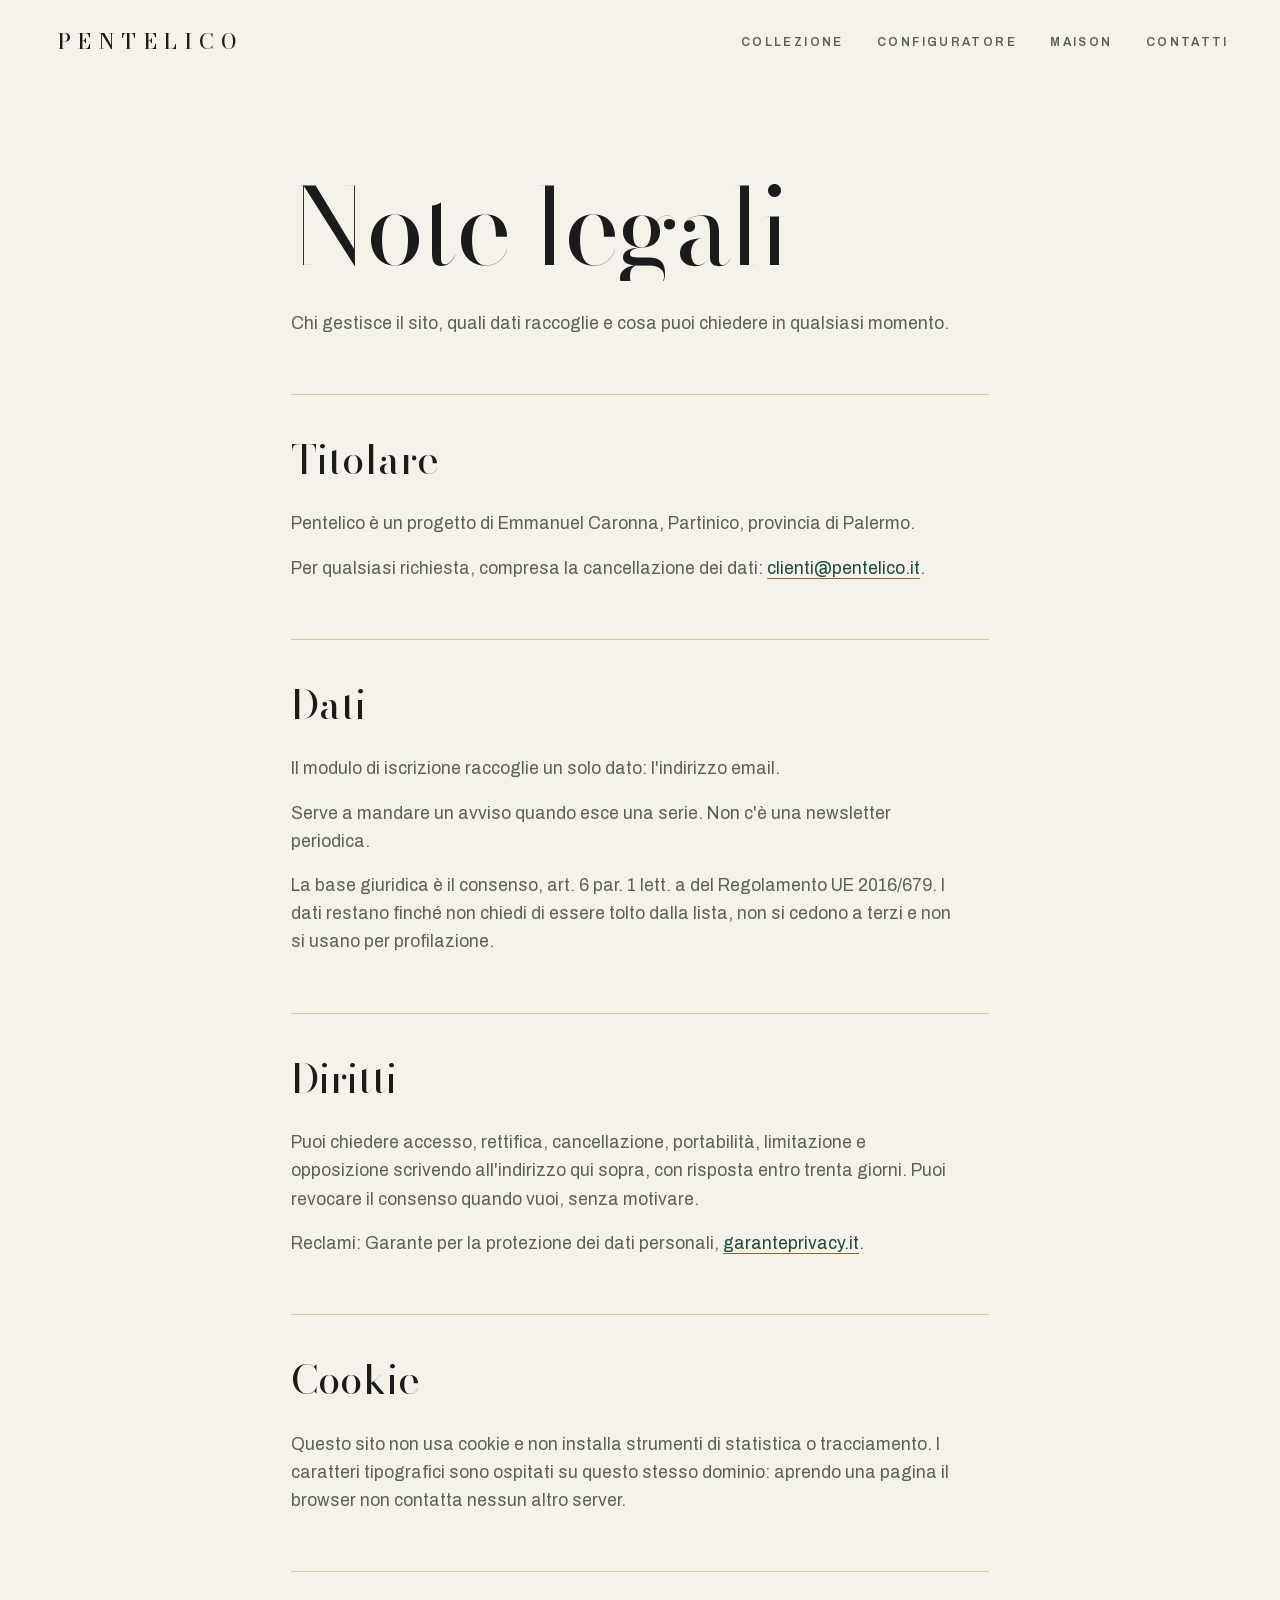
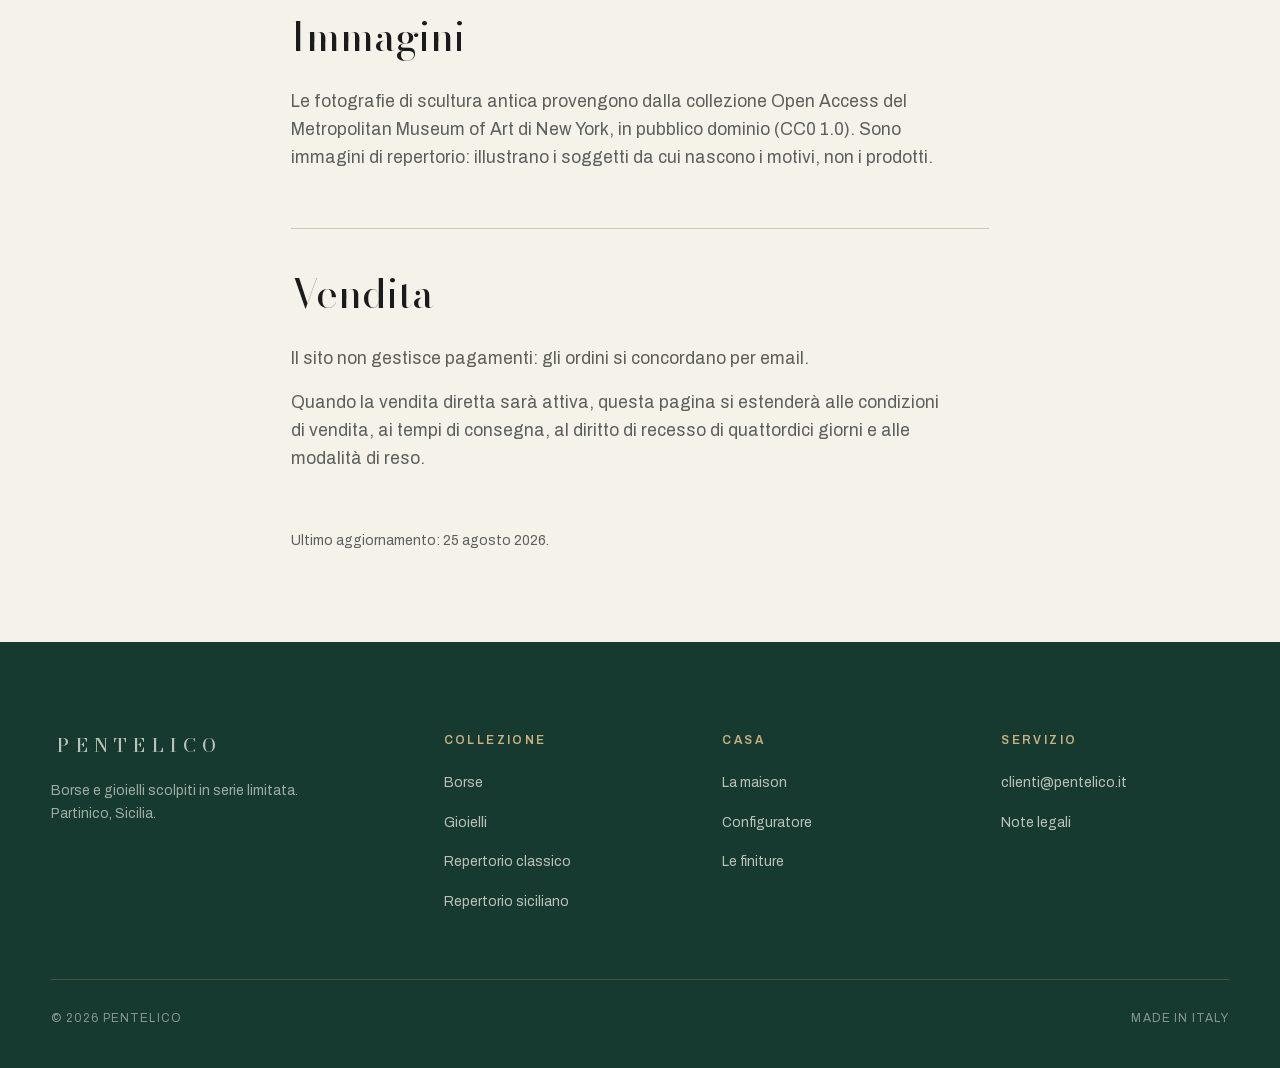
<file: legale.html>
<!doctype html>
<html lang="it">
<head>
<meta charset="utf-8">
<script>document.documentElement.classList.add('js');</script>
<meta name="viewport" content="width=device-width, initial-scale=1">
<meta name="robots" content="noindex, nofollow">
<title>Note legali | Pentelico</title>
<meta name="description" content="Titolare, trattamento dei dati, cookie, diritti e stato della vendita.">
<link rel="canonical" href="https://www.pentelico.it/legale.html">
<meta property="og:type" content="website">
<meta property="og:locale" content="it_IT">
<meta property="og:site_name" content="Pentelico">
<meta property="og:title" content="Note legali | Pentelico">
<meta property="og:description" content="Titolare, trattamento dei dati, cookie, diritti e stato della vendita.">
<meta name="theme-color" content="#F5F2EA">
<link rel="preload" href="assets/fonts/bodoni-latin-var.woff2" as="font" type="font/woff2" crossorigin>
<link rel="preload" href="assets/fonts/archivo-latin-var.woff2" as="font" type="font/woff2" crossorigin>
<link rel="stylesheet" href="assets/css/site.css">
<link rel="icon" href="assets/img/favicon.svg" type="image/svg+xml">
</head>
<body>
<a class="salta" href="#contenuto">Salta al contenuto</a>
<header class="barra">
  <div class="wrap">
    <a class="marchio" href="index.html">PENTELICO</a>
    <nav aria-label="Navigazione principale">
      <button class="apri-menu" type="button" aria-expanded="false" aria-controls="menu" aria-label="Apri il menu">
        <!-- icona: Phosphor Icons, MIT -->
        <svg viewBox="0 0 256 256" fill="currentColor" aria-hidden="true"><path d="M228,128a12,12,0,0,1-12,12H40a12,12,0,0,1,0-24H216A12,12,0,0,1,228,128ZM40,76H216a12,12,0,0,0,0-24H40a12,12,0,0,0,0,24ZM216,180H40a12,12,0,0,0,0,24H216a12,12,0,0,0,0-24Z"/></svg>
      </button>
      <ul class="menu" id="menu">
        <li><a href="collezione.html">Collezione</a></li>
        <li><a href="configuratore.html">Configuratore</a></li>
        <li><a href="maison.html">Maison</a></li>
        <li><a href="index.html#iscrizione">Contatti</a></li>
      </ul>
    </nav>
  </div>
</header>

<main id="contenuto" class="testo">
  <div class="wrap">
    <h1 class="display">Note legali</h1>
    <p>Chi gestisce il sito, quali dati raccoglie e cosa puoi chiedere in qualsiasi momento.</p>

    <h2 id="titolare">Titolare</h2>
    <p>Pentelico è un progetto di Emmanuel Caronna, Partinico, provincia di Palermo.</p>
    <p>Per qualsiasi richiesta, compresa la cancellazione dei dati: <a href="mailto:clienti@pentelico.it">clienti@pentelico.it</a>.</p>
    <!-- TODO prima del lancio: ragione sociale, partita IVA, sede, REA. Obbligatori con la vendita attiva. -->

    <h2 id="privacy">Dati</h2>
    <p>Il modulo di iscrizione raccoglie un solo dato: l'indirizzo email.</p>
    <p>Serve a mandare un avviso quando esce una serie. Non c'è una newsletter periodica.</p>
    <p>La base giuridica è il consenso, art. 6 par. 1 lett. a del Regolamento UE 2016/679. I dati restano finché non chiedi di essere tolto dalla lista, non si cedono a terzi e non si usano per profilazione.</p>
    <!-- TODO: se si attiva un servizio esterno per le iscrizioni, va nominato qui come responsabile del trattamento. -->

    <h2 id="diritti">Diritti</h2>
    <p>Puoi chiedere accesso, rettifica, cancellazione, portabilità, limitazione e opposizione scrivendo all'indirizzo qui sopra, con risposta entro trenta giorni. Puoi revocare il consenso quando vuoi, senza motivare.</p>
    <p>Reclami: Garante per la protezione dei dati personali, <a href="https://www.garanteprivacy.it" rel="noopener">garanteprivacy.it</a>.</p>

    <h2 id="cookie">Cookie</h2>
    <p>Questo sito non usa cookie e non installa strumenti di statistica o tracciamento. I caratteri tipografici sono ospitati su questo stesso dominio: aprendo una pagina il browser non contatta nessun altro server.</p>

    <h2 id="immagini">Immagini</h2>
    <p>Le fotografie di scultura antica provengono dalla collezione Open Access del Metropolitan Museum of Art di New York, in pubblico dominio (CC0 1.0). Sono immagini di repertorio: illustrano i soggetti da cui nascono i motivi, non i prodotti.</p>

    <h2 id="vendita">Vendita</h2>
    <p>Il sito non gestisce pagamenti: gli ordini si concordano per email.</p>
    <p>Quando la vendita diretta sarà attiva, questa pagina si estenderà alle condizioni di vendita, ai tempi di consegna, al diritto di recesso di quattordici giorni e alle modalità di reso.</p>

    <p class="aggiornato">Ultimo aggiornamento: 25 agosto 2026.</p>
  </div>
</main>
<footer class="piede">
  <div class="wrap">
    <div class="piede-griglia">
      <div>
        <a class="marchio" href="index.html">PENTELICO</a>
        <p class="prosa">Borse e gioielli scolpiti in serie limitata. Partinico, Sicilia.</p>
      </div>
      <div>
        <h3>Collezione</h3>
        <ul>
          <li><a href="collezione.html?tipo=borsa">Borse</a></li>
          <li><a href="collezione.html?tipo=gioiello">Gioielli</a></li>
          <li><a href="collezione.html?rep=classico">Repertorio classico</a></li>
          <li><a href="collezione.html?rep=siciliano">Repertorio siciliano</a></li>
        </ul>
      </div>
      <div>
        <h3>Casa</h3>
        <ul>
          <li><a href="maison.html">La maison</a></li>
          <li><a href="configuratore.html">Configuratore</a></li>
          <li><a href="index.html#finiture">Le finiture</a></li>
        </ul>
      </div>
      <div>
        <h3>Servizio</h3>
        <ul>
          <li><a href="mailto:clienti@pentelico.it">clienti@pentelico.it</a></li>
          <li><a href="legale.html">Note legali</a></li>
        </ul>
      </div>
    </div>
    <!-- TODO prima del lancio: ragione sociale e partita IVA su questa riga. -->
    <div class="coda">
      <span>&copy; 2026 Pentelico</span>
      <span>Made in Italy</span>
    </div>
  </div>
</footer>
<script src="assets/js/catalogo.js" defer></script>
<script src="assets/js/site.js" defer></script>
</body>
</html>
</file>
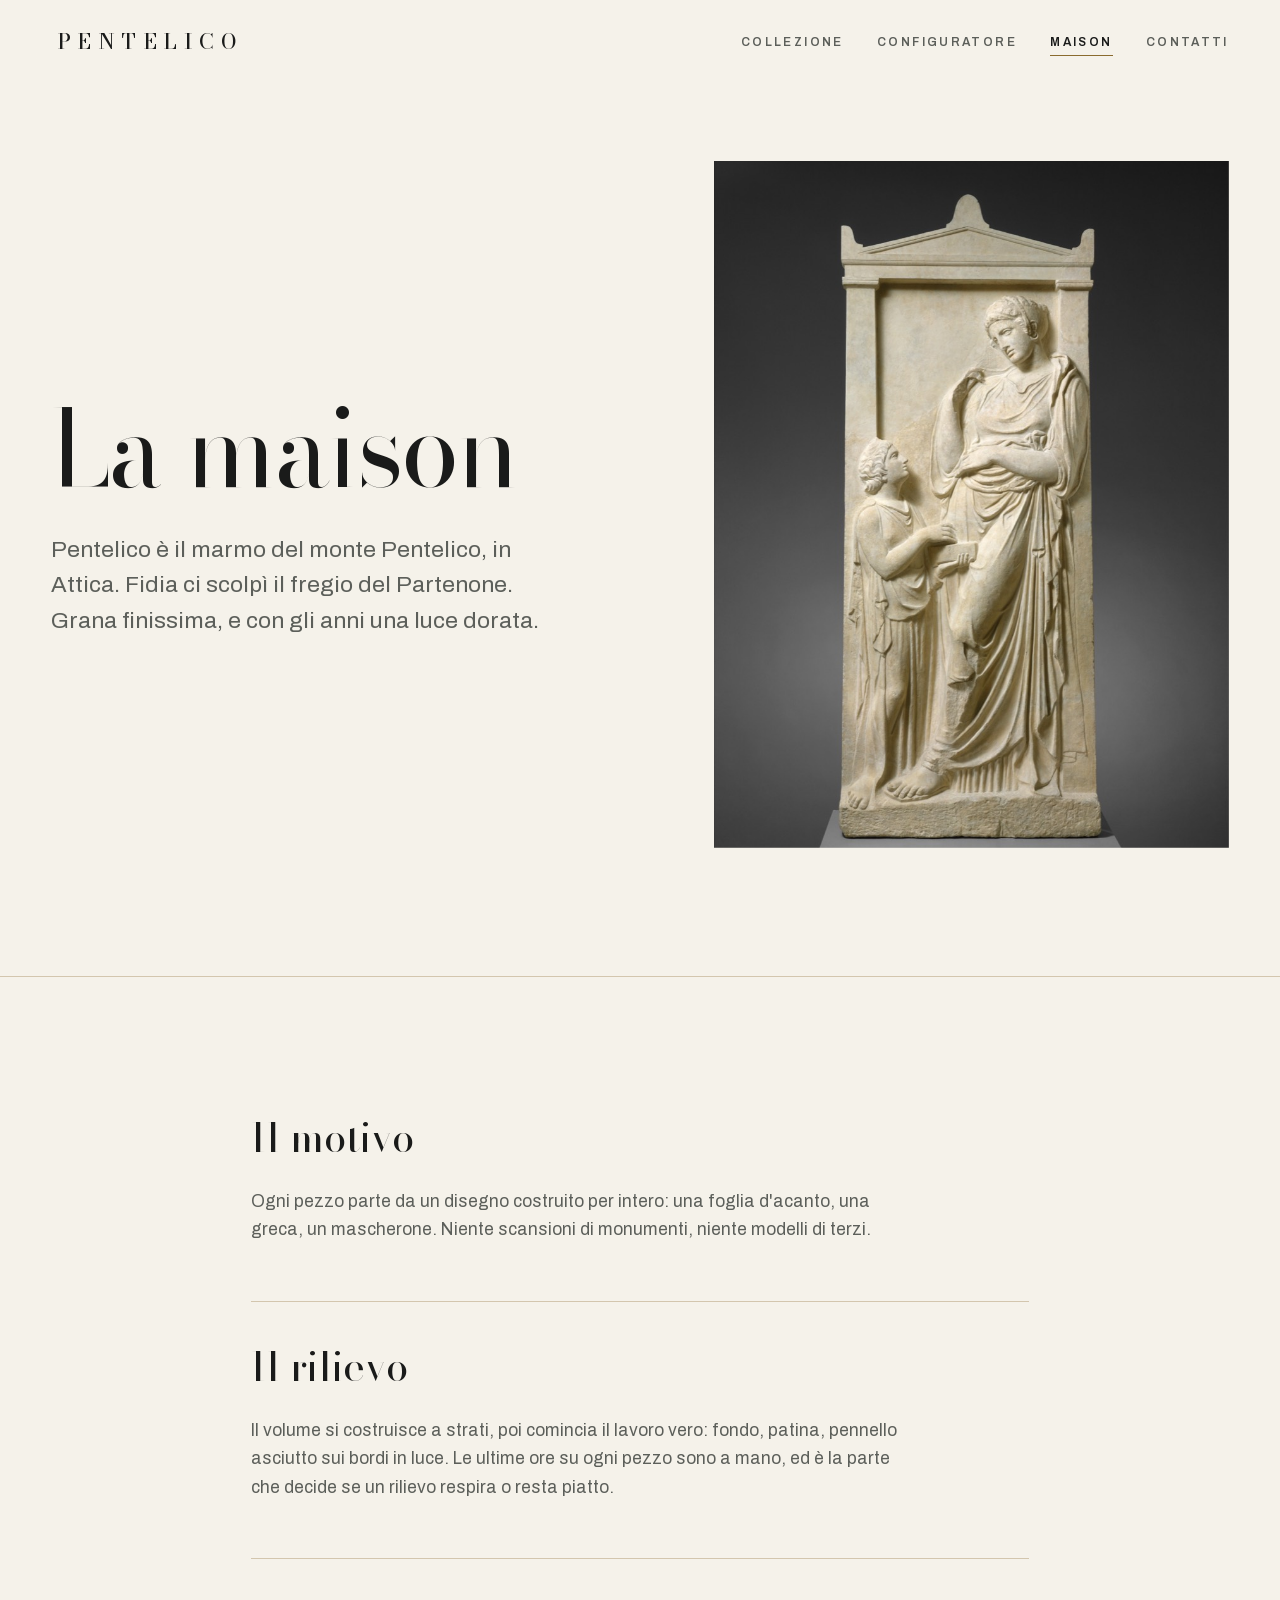
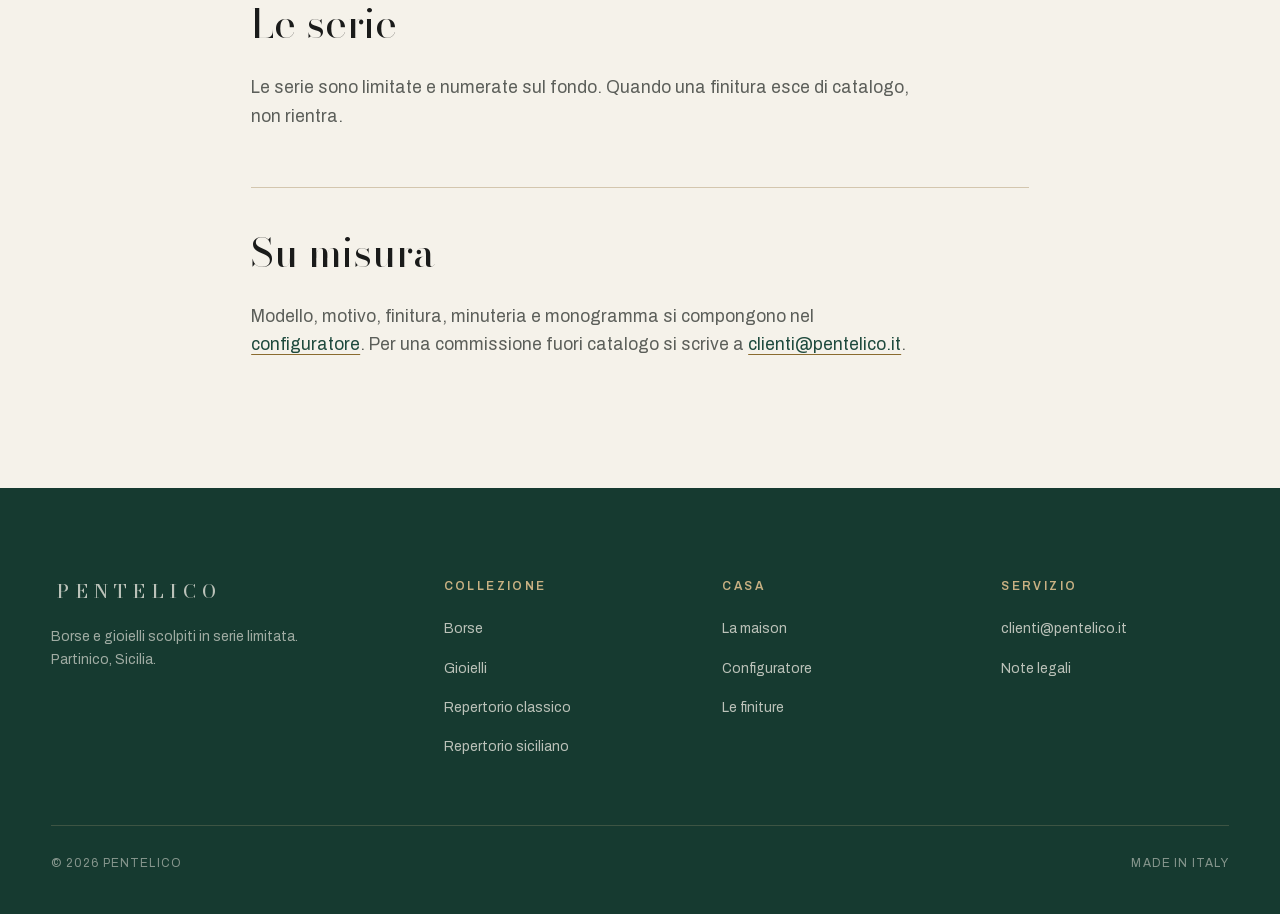
<file: maison.html>
<!doctype html>
<html lang="it">
<head>
<meta charset="utf-8">
<script>document.documentElement.classList.add('js');</script>
<meta name="viewport" content="width=device-width, initial-scale=1">
<meta name="robots" content="noindex, nofollow">
<title>La maison | Pentelico</title>
<meta name="description" content="Il nome viene dal marmo del Partenone. I pezzi nascono da motivi disegnati per intero e si finiscono a mano.">
<link rel="canonical" href="https://www.pentelico.it/maison.html">
<meta property="og:type" content="website">
<meta property="og:locale" content="it_IT">
<meta property="og:site_name" content="Pentelico">
<meta property="og:title" content="La maison | Pentelico">
<meta property="og:description" content="Il nome viene dal marmo del Partenone. I pezzi nascono da motivi disegnati per intero e si finiscono a mano.">
<meta name="theme-color" content="#F5F2EA">
<link rel="preload" href="assets/fonts/bodoni-latin-var.woff2" as="font" type="font/woff2" crossorigin>
<link rel="preload" href="assets/fonts/archivo-latin-var.woff2" as="font" type="font/woff2" crossorigin>
<link rel="stylesheet" href="assets/css/site.css">
<link rel="icon" href="assets/img/favicon.svg" type="image/svg+xml">
</head>
<body>
<a class="salta" href="#contenuto">Salta al contenuto</a>
<header class="barra">
  <div class="wrap">
    <a class="marchio" href="index.html">PENTELICO</a>
    <nav aria-label="Navigazione principale">
      <button class="apri-menu" type="button" aria-expanded="false" aria-controls="menu" aria-label="Apri il menu">
        <!-- icona: Phosphor Icons, MIT -->
        <svg viewBox="0 0 256 256" fill="currentColor" aria-hidden="true"><path d="M228,128a12,12,0,0,1-12,12H40a12,12,0,0,1,0-24H216A12,12,0,0,1,228,128ZM40,76H216a12,12,0,0,0,0-24H40a12,12,0,0,0,0,24ZM216,180H40a12,12,0,0,0,0,24H216a12,12,0,0,0,0-24Z"/></svg>
      </button>
      <ul class="menu" id="menu">
        <li><a href="collezione.html">Collezione</a></li>
        <li><a href="configuratore.html">Configuratore</a></li>
        <li><a href="maison.html" aria-current="page">Maison</a></li>
        <li><a href="index.html#iscrizione">Contatti</a></li>
      </ul>
    </nav>
  </div>
</header>

<main id="contenuto">
  <section class="apertura">
    <div class="wrap apertura-griglia">
      <div class="comparsa">
        <h1 class="display">La maison</h1>
        <p class="prosa grande" style="margin-top:1.5rem">Pentelico è il marmo del monte Pentelico, in Attica. Fidia ci scolpì il fregio del Partenone. Grana finissima, e con gli anni una luce dorata.</p>
      </div>
      <figure style="--i:1">
        <div class="telaio"><img src="assets/img/stele.jpg" width="815" height="1200"
             alt="Stele funeraria greca in marmo: una donna seduta riceve un cofanetto dalla sua ancella, 400 avanti Cristo circa."></div>
      </figure>
    </div>
  </section>

  <section class="bay riga-alta">
    <div class="wrap wrap-stretto testo" style="padding-block:0">
      <h2 style="margin-top:0;padding-top:0;border-top:0">Il motivo</h2>
      <p>Ogni pezzo parte da un disegno costruito per intero: una foglia d'acanto, una greca, un mascherone. Niente scansioni di monumenti, niente modelli di terzi.</p>

      <h2>Il rilievo</h2>
      <p>Il volume si costruisce a strati, poi comincia il lavoro vero: fondo, patina, pennello asciutto sui bordi in luce. Le ultime ore su ogni pezzo sono a mano, ed è la parte che decide se un rilievo respira o resta piatto.</p>

      <h2>Le serie</h2>
      <p>Le serie sono limitate e numerate sul fondo. Quando una finitura esce di catalogo, non rientra.</p>

      <h2>Su misura</h2>
      <p>Modello, motivo, finitura, minuteria e monogramma si compongono nel <a href="configuratore.html">configuratore</a>. Per una commissione fuori catalogo si scrive a <a href="mailto:clienti@pentelico.it">clienti@pentelico.it</a>.</p>
    </div>
  </section>
</main>
<footer class="piede">
  <div class="wrap">
    <div class="piede-griglia">
      <div>
        <a class="marchio" href="index.html">PENTELICO</a>
        <p class="prosa">Borse e gioielli scolpiti in serie limitata. Partinico, Sicilia.</p>
      </div>
      <div>
        <h3>Collezione</h3>
        <ul>
          <li><a href="collezione.html?tipo=borsa">Borse</a></li>
          <li><a href="collezione.html?tipo=gioiello">Gioielli</a></li>
          <li><a href="collezione.html?rep=classico">Repertorio classico</a></li>
          <li><a href="collezione.html?rep=siciliano">Repertorio siciliano</a></li>
        </ul>
      </div>
      <div>
        <h3>Casa</h3>
        <ul>
          <li><a href="maison.html">La maison</a></li>
          <li><a href="configuratore.html">Configuratore</a></li>
          <li><a href="index.html#finiture">Le finiture</a></li>
        </ul>
      </div>
      <div>
        <h3>Servizio</h3>
        <ul>
          <li><a href="mailto:clienti@pentelico.it">clienti@pentelico.it</a></li>
          <li><a href="legale.html">Note legali</a></li>
        </ul>
      </div>
    </div>
    <!-- TODO prima del lancio: ragione sociale e partita IVA su questa riga. -->
    <div class="coda">
      <span>&copy; 2026 Pentelico</span>
      <span>Made in Italy</span>
    </div>
  </div>
</footer>
<script src="assets/js/catalogo.js" defer></script>
<script src="assets/js/site.js" defer></script>
</body>
</html>
</file>
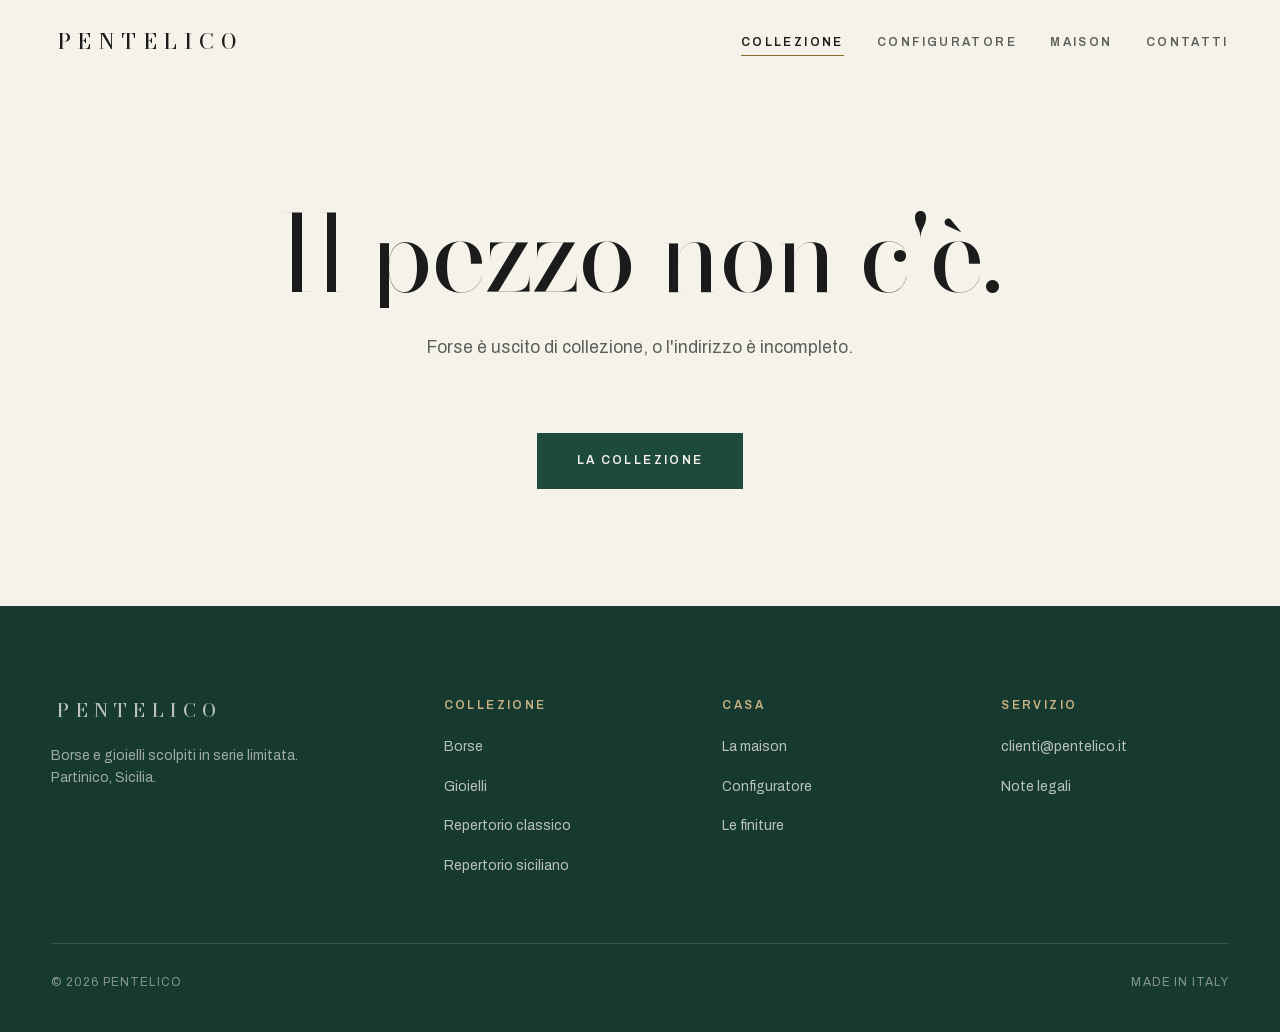
<file: prodotto.html>
<!doctype html>
<html lang="it">
<head>
<meta charset="utf-8">
<script>document.documentElement.classList.add('js');</script>
<meta name="viewport" content="width=device-width, initial-scale=1">
<meta name="robots" content="noindex, nofollow">
<title>Pezzo | Pentelico</title>
<meta name="description" content="Scheda del pezzo: soggetto, misure, finiture disponibili e minuteria.">
<link rel="canonical" href="https://www.pentelico.it/prodotto.html">
<meta property="og:type" content="website">
<meta property="og:locale" content="it_IT">
<meta property="og:site_name" content="Pentelico">
<meta property="og:title" content="Pezzo | Pentelico">
<meta property="og:description" content="Scheda del pezzo: soggetto, misure, finiture disponibili e minuteria.">
<meta name="theme-color" content="#F5F2EA">
<link rel="preload" href="assets/fonts/bodoni-latin-var.woff2" as="font" type="font/woff2" crossorigin>
<link rel="preload" href="assets/fonts/archivo-latin-var.woff2" as="font" type="font/woff2" crossorigin>
<link rel="stylesheet" href="assets/css/site.css">
<link rel="icon" href="assets/img/favicon.svg" type="image/svg+xml">
</head>
<body>
<a class="salta" href="#contenuto">Salta al contenuto</a>
<header class="barra">
  <div class="wrap">
    <a class="marchio" href="index.html">PENTELICO</a>
    <nav aria-label="Navigazione principale">
      <button class="apri-menu" type="button" aria-expanded="false" aria-controls="menu" aria-label="Apri il menu">
        <!-- icona: Phosphor Icons, MIT -->
        <svg viewBox="0 0 256 256" fill="currentColor" aria-hidden="true"><path d="M228,128a12,12,0,0,1-12,12H40a12,12,0,0,1,0-24H216A12,12,0,0,1,228,128ZM40,76H216a12,12,0,0,0,0-24H40a12,12,0,0,0,0,24ZM216,180H40a12,12,0,0,0,0,24H216a12,12,0,0,0,0-24Z"/></svg>
      </button>
      <ul class="menu" id="menu">
        <li><a href="collezione.html" aria-current="page">Collezione</a></li>
        <li><a href="configuratore.html">Configuratore</a></li>
        <li><a href="maison.html">Maison</a></li>
        <li><a href="index.html#iscrizione">Contatti</a></li>
      </ul>
    </nav>
  </div>
</header>

<main id="contenuto" class="wrap">
  <div class="scheda" id="scheda" hidden>
    <div class="scheda-vista">
      <div id="vista"></div>
    </div>

    <div>
      <p class="occhiello" id="repertorio"></p>
      <h1 class="display" id="nome" style="margin-top:1rem"></h1>
      <p class="soggetto" id="soggetto"></p>
      <p class="prezzo" id="prezzo"></p>
      <p class="prosa" id="testo"></p>

      <div class="scelta">
        <div class="etichetta"><span>Finitura</span><span class="scelto" id="nome-finitura"></span></div>
        <div class="gruppo" id="finiture"></div>
      </div>

      <div class="scelta">
        <div class="etichetta"><span>Minuteria</span><span class="scelto" id="nome-minuteria"></span></div>
        <div class="gruppo" id="minuterie"></div>
      </div>

      <div class="azioni" style="margin-top:2.5rem">
        <a class="btn btn-pieno btn-largo" id="richiedi" href="#">Richiedi il pezzo</a>
      </div>

      <ul class="dettagli" id="dettagli"></ul>
    </div>
  </div>

  <div class="centrata" id="assente" hidden>
    <h1 class="display">Il pezzo non c'è.</h1>
    <p class="prosa" style="margin-inline:auto">Forse è uscito di collezione, o l'indirizzo è incompleto.</p>
    <div class="azioni"><a class="btn btn-pieno" href="collezione.html">La collezione</a></div>
  </div>
</main>
<footer class="piede">
  <div class="wrap">
    <div class="piede-griglia">
      <div>
        <a class="marchio" href="index.html">PENTELICO</a>
        <p class="prosa">Borse e gioielli scolpiti in serie limitata. Partinico, Sicilia.</p>
      </div>
      <div>
        <h3>Collezione</h3>
        <ul>
          <li><a href="collezione.html?tipo=borsa">Borse</a></li>
          <li><a href="collezione.html?tipo=gioiello">Gioielli</a></li>
          <li><a href="collezione.html?rep=classico">Repertorio classico</a></li>
          <li><a href="collezione.html?rep=siciliano">Repertorio siciliano</a></li>
        </ul>
      </div>
      <div>
        <h3>Casa</h3>
        <ul>
          <li><a href="maison.html">La maison</a></li>
          <li><a href="configuratore.html">Configuratore</a></li>
          <li><a href="index.html#finiture">Le finiture</a></li>
        </ul>
      </div>
      <div>
        <h3>Servizio</h3>
        <ul>
          <li><a href="mailto:clienti@pentelico.it">clienti@pentelico.it</a></li>
          <li><a href="legale.html">Note legali</a></li>
        </ul>
      </div>
    </div>
    <!-- TODO prima del lancio: ragione sociale e partita IVA su questa riga. -->
    <div class="coda">
      <span>&copy; 2026 Pentelico</span>
      <span>Made in Italy</span>
    </div>
  </div>
</footer>
<script src="assets/js/catalogo.js" defer></script>
<script src="assets/js/site.js" defer></script>
<script>
/* Gli script di pagina devono girare DOPO catalogo.js e site.js, che sono defer.
   Se il catalogo c'e' gia' (anteprima) si parte subito, altrimenti si aspetta il DOM. */
(function __avvia(f) { if (window.PENTELICO) { f(); } else { document.addEventListener('DOMContentLoaded', f); } })(function () {
(function () {
  var C = window.PENTELICO, esc = window.PENTELICO_ESC;
  var id = new URLSearchParams(location.search).get('id');
  var p = id && C.trova(id);

  if (!p) { document.getElementById('assente').hidden = false; return; }
  document.getElementById('scheda').hidden = false;

  var stato = { fin: p.finitura || (p.tipo === 'borsa' ? 'statuario' : 'antico'), min: 'acciaio' };

  document.title = p.nome + ' | Pentelico';
  document.getElementById('repertorio').textContent = 'Repertorio ' + p.repertorio;
  document.getElementById('nome').textContent = p.nome;
  document.getElementById('soggetto').textContent = p.soggetto;
  document.getElementById('testo').textContent = p.testo;

  var finiture = document.getElementById('finiture');
  var minuterie = document.getElementById('minuterie');

  finiture.innerHTML = C.finiture.map(function (f) {
    return '<button class="pastiglia campione" type="button" data-fin="' + f.id + '" aria-pressed="false">' +
      '<i style="background:' + f.pietra + '"></i>' + esc(f.nome) + '</button>';
  }).join('');

  minuterie.innerHTML = C.minuterie.map(function (m) {
    return '<button class="pastiglia" type="button" data-min="' + m.id + '" aria-pressed="false">' +
      esc(m.nome) + (m.delta ? ' <span style="opacity:.6">+' + m.delta + ' €</span>' : '') + '</button>';
  }).join('');

  function totale() { return p.prezzo + C.minuteria(stato.min).delta; }

  function disegna() {
    var f = C.finitura(stato.fin), m = C.minuteria(stato.min);
    document.getElementById('vista').innerHTML = window.PENTELICO_LASTRA(f.id, p.nome);
    document.getElementById('prezzo').textContent = C.euro(totale());
    document.getElementById('nome-finitura').textContent = f.nome;
    document.getElementById('nome-minuteria').textContent = m.nome;

    Array.prototype.forEach.call(finiture.children, function (b) {
      b.setAttribute('aria-pressed', String(b.dataset.fin === stato.fin)); });
    Array.prototype.forEach.call(minuterie.children, function (b) {
      b.setAttribute('aria-pressed', String(b.dataset.min === stato.min)); });

    document.getElementById('dettagli').innerHTML = [
      ['Soggetto', p.soggetto],
      ['Misure', p.misure],
      ['Peso', p.peso],
      ['Materiale', 'PETG opaco, finitura ' + f.nome.toLowerCase()],
      ['Minuteria', m.nome + ', nichel free'],
      ['Produzione', 'Stampa in serie limitata, finitura a mano']
    ].map(function (r) {
      return '<li><span class="voce">' + esc(r[0]) + '</span><span class="valore">' + esc(r[1]) + '</span></li>';
    }).join('');

    var corpo = 'Vorrei ordinare questo pezzo.\n\n' +
      'Pezzo: ' + p.nome + '\nSoggetto: ' + p.soggetto + '\nFinitura: ' + f.nome +
      '\nMinuteria: ' + m.nome + '\nPrezzo: ' + C.euro(totale()) + '\n';
    document.getElementById('richiedi').href = 'mailto:' + window.PENTELICO_EMAIL +
      '?subject=' + encodeURIComponent('Ordine ' + p.nome) + '&body=' + encodeURIComponent(corpo);
  }

  finiture.addEventListener('click', function (e) {
    var b = e.target.closest('[data-fin]'); if (!b) return;
    stato.fin = b.dataset.fin; disegna();
  });
  minuterie.addEventListener('click', function (e) {
    var b = e.target.closest('[data-min]'); if (!b) return;
    stato.min = b.dataset.min; disegna();
  });

  disegna();
})();
});
</script>
</body>
</html>
</file>
<file: assets/css/site.css>
/* =========================================================================
   PENTELICO
   Palette: avorio, verde antico, oro brunito. Riferimento dichiarato dal
   committente: relievum.it, che lavora su crema + verde profondo + oro.
   Display: Bodoni Moda, il carattere del neoclassicismo (Parma, 1790).
   Testo:   Archivo. Entrambi ospitati qui, nessuna chiamata esterna.
   TEMA UNICO CHIARO: un marchio di marmo non ha una variante notte.
   Angoli:  raggio 0 ovunque.
   ========================================================================= */

@font-face {
  font-family: 'Bodoni Moda';
  src: url('../fonts/bodoni-latin-var.woff2') format('woff2-variations');
  font-weight: 400 700; font-style: normal; font-display: swap;
}
@font-face {
  font-family: 'Archivo';
  src: url('../fonts/archivo-latin-var.woff2') format('woff2-variations');
  font-weight: 400 600; font-style: normal; font-display: swap;
}

:root {
  --avorio:    #F5F2EA;
  --avorio-2:  #EFEBE1;
  --bianco:    #FBFAF6;
  --verde:     #1E4A3D;
  --verde-cupo:#163A30;
  --oro:       #8A6B2F;
  --oro-tenue: #C9B183;
  --ink:       #1A1B1A;
  --ink-dim:   #5C5F5A;
  --linea:     #DCD6C7;
  --linea-oro: rgb(138 107 47 / .32);

  --step--2: clamp(0.70rem, 0.68rem + 0.08vw, 0.75rem);
  --step--1: clamp(0.81rem, 0.79rem + 0.10vw, 0.88rem);
  --step-0:  clamp(1.00rem, 0.97rem + 0.16vw, 1.09rem);
  --step-1:  clamp(1.20rem, 1.10rem + 0.42vw, 1.48rem);
  --step-2:  clamp(1.70rem, 1.38rem + 1.45vw, 2.70rem);
  --step-3:  clamp(2.20rem, 1.55rem + 3.00vw, 4.00rem);
  --step-4:  clamp(3.00rem, 1.70rem + 6.10vw, 6.60rem);

  --gutter: clamp(1.25rem, 4vw, 4rem);
  --bay:    clamp(5rem, 10vw, 10rem);
  --wrap:   1400px;
  --ease:   cubic-bezier(.16, 1, .3, 1);
  --lento:  cubic-bezier(.22, .61, .24, 1);
  color-scheme: light;
}

*, *::before, *::after { box-sizing: border-box; }
* { margin: 0; }
html { -webkit-text-size-adjust: 100%; scroll-behavior: smooth; }
@media (prefers-reduced-motion: reduce) { html { scroll-behavior: auto; } }

body {
  background: var(--avorio);
  color: var(--ink);
  font-family: 'Archivo', system-ui, -apple-system, sans-serif;
  font-size: var(--step-0); line-height: 1.62;
  font-synthesis-weight: none; -webkit-font-smoothing: antialiased;
  overflow-x: hidden;
}
img { display: block; max-width: 100%; height: auto; }
svg { display: block; }
button, input, select, textarea { font: inherit; color: inherit; border-radius: 0; }
button { background: none; border: 0; cursor: pointer; }
a { color: inherit; }
:focus-visible { outline: 2px solid var(--oro); outline-offset: 3px; }
[hidden] { display: none !important; }

.wrap { width: 100%; max-width: var(--wrap); margin-inline: auto; padding-inline: var(--gutter); }
.wrap-stretto { max-width: 880px; }
.salta { position: absolute; left: -9999px; top: 0; background: var(--verde); color: var(--avorio); padding: .75rem 1rem; z-index: 200; }
.salta:focus { left: 0; }

/* ───────── tipografia ───────── */
.display {
  font-family: 'Bodoni Moda', 'Didot', 'Times New Roman', serif;
  font-optical-sizing: auto; font-weight: 400;
  letter-spacing: -0.018em; line-height: 1.02; text-wrap: balance;
}
h1.display { font-size: var(--step-4); }
h2.display { font-size: var(--step-3); }
h3.display { font-size: var(--step-1); line-height: 1.18; letter-spacing: -0.005em; }

.occhiello {
  display: inline-flex; align-items: center; gap: .9rem;
  font-size: var(--step--2); font-weight: 600; letter-spacing: 0.28em;
  text-transform: uppercase; color: var(--oro);
}
.occhiello::before { content: ""; width: 2.5rem; height: 1px; background: var(--oro); opacity: .7; }

.prosa { max-width: 58ch; color: var(--ink-dim); }
.prosa + .prosa { margin-top: 1rem; }
.grande { font-size: var(--step-1); line-height: 1.55; }
.filetto { height: 1px; background: var(--linea-oro); border: 0; }

/* ───────── bottoni ───────── */
.btn {
  position: relative; overflow: hidden;
  display: inline-flex; align-items: center; justify-content: center; gap: .7rem;
  white-space: nowrap; padding: 1.1rem 2.4rem;
  font-size: var(--step--2); font-weight: 600; letter-spacing: 0.2em;
  text-transform: uppercase; text-decoration: none;
  border: 1px solid var(--verde);
  transition: color .45s var(--ease), border-color .45s var(--ease);
}
.btn::before {
  content: ""; position: absolute; inset: 0; z-index: -1;
  background: var(--verde);
  transform: scaleY(1); transform-origin: bottom;
  transition: transform .45s var(--ease);
}
.btn-pieno { color: var(--avorio); isolation: isolate; }
.btn-pieno:hover { color: var(--verde); }
.btn-pieno:hover::before { transform: scaleY(0); }
.btn-vuoto { color: var(--verde); isolation: isolate; }
.btn-vuoto::before { transform: scaleY(0); transform-origin: top; }
.btn-vuoto:hover { color: var(--avorio); }
.btn-vuoto:hover::before { transform: scaleY(1); }
.btn:active { transform: scale(.985); }
.btn[disabled] { opacity: .45; pointer-events: none; }
.btn-largo { width: 100%; }
@media (prefers-reduced-motion: reduce) { .btn::before { transition: none; } }

/* ───────── barra ───────── */
.barra {
  position: sticky; top: 0; z-index: 60; height: 84px; display: flex; align-items: center;
  background: color-mix(in srgb, var(--avorio) 90%, transparent);
  backdrop-filter: blur(18px); -webkit-backdrop-filter: blur(18px);
  border-bottom: 1px solid transparent;
  transition: height .45s var(--ease), border-color .45s var(--ease), background-color .45s var(--ease);
}
@supports not (backdrop-filter: blur(1px)) { .barra { background: var(--avorio); } }
.barra.staccata { height: 68px; border-bottom-color: var(--linea-oro); }
.barra .wrap { display: flex; align-items: center; justify-content: space-between; gap: 1.5rem; }
.marchio {
  font-family: 'Bodoni Moda', serif; font-weight: 500; font-size: 1.3rem;
  letter-spacing: 0.34em; text-indent: 0.34em; text-decoration: none; white-space: nowrap;
}
.menu { display: flex; align-items: center; gap: clamp(1.4rem, 2.6vw, 2.8rem); list-style: none; padding: 0; }
.menu a {
  position: relative; font-size: var(--step--2); font-weight: 600; letter-spacing: 0.2em;
  text-transform: uppercase; text-decoration: none; color: var(--ink-dim); padding-block: .5rem;
  transition: color .35s var(--ease);
}
.menu a::after {
  content: ""; position: absolute; left: 0; right: 0; bottom: 0; height: 1px; background: var(--oro);
  transform: scaleX(0); transform-origin: right; transition: transform .45s var(--ease);
}
.menu a:hover { color: var(--ink); }
.menu a:hover::after, .menu a[aria-current="page"]::after { transform: scaleX(1); transform-origin: left; }
.menu a[aria-current="page"] { color: var(--ink); }
.apri-menu { display: none; padding: .5rem; margin-right: -.5rem; }
.apri-menu svg { width: 1.5rem; height: 1.5rem; }

@media (max-width: 900px) {
  .barra { height: 68px; }
  .apri-menu { display: block; }
  .menu {
    position: fixed; inset: 68px 0 auto 0; z-index: 59;
    flex-direction: column; align-items: stretch; gap: 0;
    background: var(--avorio); border-bottom: 1px solid var(--linea-oro);
    padding: 1rem var(--gutter) 2rem;
  }
  .menu[hidden] { display: none; }
  .menu a { font-size: var(--step-0); letter-spacing: .1em; padding-block: 1.05rem; border-bottom: 1px solid var(--linea); }
}

/* ───────── lastre ───────── */
.lastra { position: relative; overflow: hidden; background: var(--avorio-2); isolation: isolate; }
.lastra::after {
  content: ""; position: absolute; inset: 0; z-index: 2; pointer-events: none; opacity: .38;
  background-image: repeating-linear-gradient(96deg, rgb(255 255 255 / .06) 0 1px, transparent 1px 3px);
}
.lastra::before {
  content: ""; position: absolute; inset: 0; z-index: 1; pointer-events: none;
  background:
    radial-gradient(130% 100% at 26% 12%, rgb(255 255 255 / .20) 0%, transparent 46%),
    radial-gradient(120% 110% at 78% 96%, rgb(0 0 0 / .22) 0%, transparent 55%);
  box-shadow: inset 0 0 0 1px rgb(0 0 0 / .07), inset 0 -30px 60px rgb(0 0 0 / .09);
}
.lastra > .sigla {
  position: absolute; inset-inline: 0; bottom: 1.2rem; z-index: 3; text-align: center;
  font-family: 'Bodoni Moda', serif; font-size: var(--step--2);
  letter-spacing: 0.34em; text-transform: uppercase; opacity: .6;
}
.f-scuro { color: #1A1B1A; } .f-chiaro { color: #F7F5EF; }

/* ───────── apertura ───────── */
.apertura { padding-block: clamp(3rem, 6vw, 6rem) var(--bay); }
.apertura-griglia {
  display: grid; grid-template-columns: minmax(0, 1fr) minmax(0, .88fr);
  gap: clamp(2rem, 6vw, 6rem); align-items: center;
}
.apertura h1 { margin-block: 1.6rem 1.8rem; }
.apertura .prosa { max-width: 38ch; }
.azioni { display: flex; flex-wrap: wrap; gap: .9rem; margin-top: 2.8rem; }
.apertura figure { margin: 0; }
.apertura .telaio { aspect-ratio: 3 / 4; }
@media (max-width: 940px) {
  .apertura-griglia { grid-template-columns: 1fr; gap: 2.5rem; }
  .apertura .telaio { aspect-ratio: 4 / 3; }
}

/* telaio: contenitore delle fotografie, con la rivelazione a tendina */
.telaio { position: relative; overflow: hidden; background: var(--avorio-2); }
.telaio img { width: 100%; height: 100%; object-fit: cover; object-position: 50% 32%; }

/* ───────── sezioni ───────── */
.bay { padding-block: var(--bay); }
.riga-alta { border-top: 1px solid var(--linea-oro); }
.crema { background: var(--bianco); }
.testata { display: flex; flex-wrap: wrap; align-items: flex-end; justify-content: space-between; gap: 1.2rem 2rem; }
.testata .altro {
  font-size: var(--step--2); font-weight: 600; letter-spacing: .2em; text-transform: uppercase;
  text-decoration: none; color: var(--verde); padding-bottom: .3rem; border-bottom: 1px solid var(--oro);
  transition: gap .3s var(--ease);
}
.testata .altro:hover { color: var(--oro); }

/* ───────── servizio ───────── */
.servizio { display: grid; grid-template-columns: repeat(3, minmax(0, 1fr)); gap: 1px; background: var(--linea-oro); border-block: 1px solid var(--linea-oro); }
.servizio > div { background: var(--avorio); padding: clamp(2rem, 3.5vw, 3rem) clamp(1.25rem, 2.5vw, 2.5rem); text-align: center; }
.servizio h3 { font-family: 'Bodoni Moda', serif; font-size: var(--step-1); font-weight: 400; margin-bottom: .5rem; }
.servizio p { color: var(--ink-dim); font-size: var(--step--1); max-width: 30ch; margin-inline: auto; }
@media (max-width: 760px) { .servizio { grid-template-columns: 1fr; } }

/* ───────── pezzi ───────── */
.pezzi { display: grid; grid-template-columns: repeat(4, minmax(0, 1fr)); gap: clamp(1.2rem, 2.2vw, 2rem); margin-top: clamp(3rem, 5vw, 4.5rem); }
@media (max-width: 1000px) { .pezzi { grid-template-columns: repeat(2, minmax(0, 1fr)); } }
@media (max-width: 560px)  { .pezzi { grid-template-columns: 1fr; gap: 2.5rem; } }

.pezzo { display: block; text-decoration: none; }
.pezzo .lastra { aspect-ratio: 4 / 5; transition: transform .8s var(--lento); }
.pezzo:hover .lastra { transform: scale(1.035); }
.pezzo-dati { display: flex; justify-content: space-between; align-items: baseline; gap: 1rem; margin-top: 1.1rem; padding-bottom: .55rem; border-bottom: 1px solid transparent; transition: border-color .5s var(--ease); }
.pezzo:hover .pezzo-dati { border-bottom-color: var(--oro); }
.pezzo-nome { font-family: 'Bodoni Moda', serif; font-size: var(--step-1); }
.pezzo-prezzo { font-family: 'Bodoni Moda', serif; font-size: var(--step-0); white-space: nowrap; color: var(--ink-dim); }
.pezzo-sogg { color: var(--ink-dim); font-size: var(--step--1); margin-top: .5rem; max-width: 32ch; }

/* ───────── repertorio ───────── */
.repertorio { display: grid; grid-template-columns: minmax(0, 1.3fr) minmax(0, 1fr); gap: clamp(1.2rem, 2.2vw, 2rem); margin-top: clamp(3rem, 5vw, 4.5rem); }
.rep { position: relative; overflow: hidden; min-height: 480px; display: flex; align-items: flex-end; }
.rep img { position: absolute; inset: 0; width: 100%; height: 100%; object-fit: cover; z-index: 0; transition: transform 1.2s var(--lento); }
.rep:hover img { transform: scale(1.05); }
.rep-testo {
  position: relative; z-index: 2; width: 100%; padding: clamp(1.75rem, 3.5vw, 3rem);
  background: linear-gradient(to top, rgb(16 30 26 / .9) 0%, rgb(16 30 26 / .5) 55%, transparent 100%);
  color: #F5F2EA;
}
.rep-testo p { color: #CFCEC4; font-size: var(--step--1); margin-top: .6rem; max-width: 38ch; }
@media (max-width: 820px) { .repertorio { grid-template-columns: 1fr; } .rep { min-height: 360px; } }

/* ───────── finiture ───────── */
.finiture { display: grid; grid-template-columns: repeat(4, minmax(0, 1fr)); gap: clamp(1.2rem, 2.2vw, 2rem); margin-top: clamp(3rem, 5vw, 4.5rem); }
.fin .lastra { aspect-ratio: 1 / 1; transition: transform .8s var(--lento); }
.fin:hover .lastra { transform: scale(1.035); }
.fin h3 { font-family: 'Bodoni Moda', serif; font-size: var(--step-1); margin-top: 1.1rem; }
.fin p { color: var(--ink-dim); font-size: var(--step--1); margin-top: .3rem; }
@media (max-width: 760px) { .finiture { grid-template-columns: repeat(2, minmax(0, 1fr)); } }

/* ───────── filtri ───────── */
.filtri { display: flex; flex-wrap: wrap; gap: .5rem; margin-top: 3rem; padding-bottom: 2.5rem; border-bottom: 1px solid var(--linea-oro); }
.filtro {
  padding: .7rem 1.35rem; border: 1px solid var(--linea);
  font-size: var(--step--2); font-weight: 600; letter-spacing: .18em; text-transform: uppercase;
  color: var(--ink-dim); transition: all .35s var(--ease);
}
.filtro:hover { border-color: var(--verde); color: var(--verde); }
.filtro[aria-pressed="true"] { background: var(--verde); border-color: var(--verde); color: var(--avorio); }
.conteggio { margin-top: 2rem; font-size: var(--step--1); color: var(--ink-dim); letter-spacing: .04em; }
.vuoto { padding: 5rem 0; text-align: center; color: var(--ink-dim); }

/* ───────── scheda ───────── */
.scheda { display: grid; grid-template-columns: minmax(0, 1.05fr) minmax(0, .95fr); gap: clamp(2rem, 5vw, 5rem); align-items: start; padding-block: clamp(2.5rem, 4vw, 4rem) var(--bay); }
.scheda-vista { position: sticky; top: 110px; }
.scheda-vista .lastra { aspect-ratio: 4 / 5; }
.scheda h1 { margin-block: 1.1rem .6rem; font-size: var(--step-3); }
.scheda .soggetto { color: var(--ink-dim); font-size: var(--step-1); }
.scheda .prezzo { font-family: 'Bodoni Moda', serif; font-size: var(--step-2); margin-block: 2rem 1.6rem; }
.dettagli { list-style: none; padding: 0; margin-top: 3rem; border-top: 1px solid var(--linea-oro); }
.dettagli li { display: flex; justify-content: space-between; gap: 2rem; padding: .95rem 0; border-bottom: 1px solid var(--linea); font-size: var(--step--1); }
.dettagli .voce { color: var(--ink-dim); letter-spacing: .04em; }
.dettagli .valore { text-align: right; }
@media (max-width: 900px) { .scheda { grid-template-columns: 1fr; } .scheda-vista { position: static; } }

/* ───────── scelte ───────── */
.scelta { margin-top: 2.2rem; }
.scelta > .etichetta { display: flex; justify-content: space-between; align-items: baseline; gap: 1rem; margin-bottom: .9rem; font-size: var(--step--2); font-weight: 600; letter-spacing: .2em; text-transform: uppercase; color: var(--ink-dim); }
.scelta > .etichetta .scelto { letter-spacing: .01em; text-transform: none; font-weight: 400; color: var(--ink); font-family: 'Bodoni Moda', serif; font-size: var(--step-0); }
.gruppo { display: flex; flex-wrap: wrap; gap: .6rem; }
.pastiglia { padding: .78rem 1.2rem; border: 1px solid var(--linea); font-size: var(--step--1); transition: all .35s var(--ease); }
.pastiglia:hover { border-color: var(--verde); }
.pastiglia[aria-pressed="true"] { border-color: var(--verde); box-shadow: inset 0 0 0 1px var(--verde); }
.campione { display: flex; align-items: center; gap: .65rem; }
.campione i { width: 1.2rem; height: 1.2rem; display: block; border: 1px solid rgb(0 0 0 / .16); }

/* ───────── configuratore ───────── */
.config { display: grid; grid-template-columns: minmax(0, 1fr) minmax(0, .9fr); gap: clamp(2rem, 5vw, 5rem); align-items: start; padding-block: clamp(2.5rem, 4vw, 4rem) var(--bay); }
.config-vista { position: sticky; top: 110px; }
.config-vista .lastra { aspect-ratio: 4 / 5; transition: background-image .6s var(--ease); }
.passo { padding-block: 2.2rem; border-top: 1px solid var(--linea); }
.passo:first-of-type { border-top: 0; padding-top: 0; }
.passo h2 { font-family: 'Bodoni Moda', serif; font-size: var(--step-1); font-weight: 400; margin-bottom: 1.1rem; }
.riepilogo { margin-top: 2.5rem; padding: 2rem; background: var(--verde); color: var(--avorio); }
.riepilogo dl { display: grid; grid-template-columns: auto 1fr; gap: .6rem 1.5rem; font-size: var(--step--1); margin-bottom: 1.5rem; }
.riepilogo dt { color: rgb(245 242 234 / .62); }
.riepilogo dd { margin: 0; text-align: right; }
.riepilogo .totale { display: flex; justify-content: space-between; align-items: baseline; padding-top: 1.4rem; border-top: 1px solid rgb(201 177 131 / .38); margin-bottom: 1.6rem; }
.riepilogo .totale span { font-size: var(--step--2); font-weight: 600; letter-spacing: .2em; text-transform: uppercase; color: var(--oro-tenue); }
.riepilogo .totale strong { font-family: 'Bodoni Moda', serif; font-size: var(--step-2); font-weight: 400; }
.riepilogo .btn { border-color: var(--oro-tenue); color: var(--verde); }
.riepilogo .btn::before { background: var(--oro-tenue); }
.riepilogo .btn:hover { color: var(--oro-tenue); }
.interruttore { display: flex; align-items: flex-start; gap: .8rem; font-size: var(--step--1); color: var(--ink-dim); }
.interruttore input { margin-top: .3rem; width: 1.1rem; height: 1.1rem; accent-color: var(--verde); flex: none; }
.iniziali { margin-top: 1rem; }
.iniziali input { width: 9.5rem; background: var(--bianco); border: 1px solid var(--linea); padding: .75rem .95rem; text-transform: uppercase; letter-spacing: .28em; font-family: 'Bodoni Moda', serif; }
@media (max-width: 900px) { .config { grid-template-columns: 1fr; } .config-vista { position: static; } }

/* ───────── modulo ───────── */
.campo { display: grid; gap: .55rem; margin-bottom: 1.1rem; }
.campo label { font-size: var(--step--2); font-weight: 600; letter-spacing: .2em; text-transform: uppercase; color: var(--ink-dim); }
.campo input { background: var(--bianco); border: 1px solid var(--linea); padding: 1rem 1.1rem; transition: border-color .35s var(--ease); }
.campo input::placeholder { color: var(--ink-dim); opacity: .75; }
.campo input:hover, .campo input:focus { border-color: var(--verde); }
.errore { font-size: var(--step--1); color: #9B3324; font-weight: 600; }
.esito { border: 1px solid var(--linea-oro); border-left: 3px solid var(--oro); background: var(--bianco); padding: 1.5rem 1.7rem; }
.esito h3 { font-family: 'Bodoni Moda', serif; font-size: var(--step-1); margin-bottom: .4rem; }
.esito p { color: var(--ink-dim); font-size: var(--step--1); }

.iscrizione { background: var(--verde); color: var(--avorio); }
.iscrizione .wrap { max-width: 760px; text-align: center; }
.iscrizione .prosa { color: rgb(245 242 234 / .72); margin-inline: auto; }
.iscrizione .occhiello { color: var(--oro-tenue); }
.iscrizione .occhiello::before { background: var(--oro-tenue); }
.iscrizione form { display: flex; gap: .7rem; margin-top: 2.2rem; }
.iscrizione .campo { flex: 1; margin: 0; }
.iscrizione .campo label { position: absolute; left: -9999px; }
.iscrizione .campo input { background: transparent; border-color: rgb(201 177 131 / .45); color: var(--avorio); }
.iscrizione .campo input::placeholder { color: rgb(245 242 234 / .5); }
.iscrizione .campo input:hover, .iscrizione .campo input:focus { border-color: var(--oro-tenue); }
.iscrizione .btn { border-color: var(--oro-tenue); color: var(--verde); }
.iscrizione .btn::before { background: var(--oro-tenue); }
.iscrizione .btn:hover { color: var(--oro-tenue); }
.iscrizione .esito { background: transparent; border-color: rgb(201 177 131 / .45); }
.iscrizione .esito p { color: rgb(245 242 234 / .72); }
@media (max-width: 620px) { .iscrizione form { flex-direction: column; } }

/* ───────── piede ───────── */
.piede { background: var(--verde-cupo); color: var(--avorio); padding-block: clamp(4rem, 7vw, 6rem) 2.5rem; }
.piede-griglia { display: grid; grid-template-columns: minmax(0, 1.5fr) repeat(3, minmax(0, 1fr)); gap: clamp(2rem, 4vw, 4rem); margin-bottom: 4rem; }
.piede .marchio { font-size: 1.15rem; display: inline-block; margin-bottom: 1.2rem; }
.piede h3 { font-size: var(--step--2); font-weight: 600; letter-spacing: .2em; text-transform: uppercase; color: var(--oro-tenue); margin-bottom: 1.1rem; }
.piede ul { list-style: none; padding: 0; display: grid; gap: .7rem; }
.piede a { font-size: var(--step--1); color: rgb(245 242 234 / .74); text-decoration: none; transition: color .35s var(--ease); }
.piede a:hover { color: var(--oro-tenue); }
.piede .prosa { font-size: var(--step--1); max-width: 34ch; color: rgb(245 242 234 / .62); }
.coda { border-top: 1px solid rgb(201 177 131 / .22); padding-top: 1.8rem; display: flex; flex-wrap: wrap; gap: .6rem 2rem; justify-content: space-between; font-size: var(--step--2); color: rgb(245 242 234 / .5); letter-spacing: .1em; text-transform: uppercase; }
@media (max-width: 860px) { .piede-griglia { grid-template-columns: 1fr 1fr; } }
@media (max-width: 520px) { .piede-griglia { grid-template-columns: 1fr; } }

/* ───────── pagine di testo ───────── */
.testo { padding-block: clamp(4rem, 7vw, 7rem); }
.testo .wrap { max-width: 800px; }
.testo h1 { margin-bottom: 1.8rem; }
.testo h2 { font-family: 'Bodoni Moda', serif; font-size: var(--step-2); font-weight: 400; margin-top: 3.5rem; margin-bottom: 1.1rem; padding-top: 2rem; border-top: 1px solid var(--linea-oro); }
.testo p, .testo li { color: var(--ink-dim); max-width: 66ch; }
.testo p + p { margin-top: 1rem; }
.testo ul { margin-top: 1rem; padding-left: 1.1rem; display: grid; gap: .5rem; }
.testo a { color: var(--verde); text-decoration-color: var(--oro); text-underline-offset: 4px; }
.testo .aggiornato { font-size: var(--step--1); margin-top: 3.5rem; }
.centrata { min-height: 58vh; display: grid; place-content: center; text-align: center; gap: 1.6rem; }
.centrata .azioni { justify-content: center; }

/* =========================================================================
   MOVIMENTO
   Tre gesti soli, ognuno con un motivo:
   1. le fotografie si scoprono a tendina e rientrano da una scala leggera:
      e' il gesto del velo tolto da una scultura;
   2. i titoli salgono da sotto una linea di taglio, parola per parola;
   3. i blocchi di testo salgono in sequenza per dare ordine di lettura.
   Tutto si spegne con prefers-reduced-motion.
   ========================================================================= */
@media (prefers-reduced-motion: no-preference) {

  .js .telaio, .js .rep { clip-path: inset(0 0 100% 0); transition: clip-path 1.25s var(--lento); transition-delay: calc(var(--i, 0) * 110ms); }
  .js .telaio.vista, .js .rep.vista { clip-path: inset(0 0 0 0); }
  .js .telaio img, .js .rep img { transform: scale(1.14); transition: transform 1.6s var(--lento); transition-delay: calc(var(--i, 0) * 110ms); }
  .js .telaio.vista img, .js .rep.vista img { transform: scale(1); }
  .js .rep.vista:hover img { transform: scale(1.05); }

  .js .parola { display: inline-block; overflow: hidden; vertical-align: bottom; }
  .js .parola > span { display: inline-block; transform: translateY(105%); transition: transform 1.05s var(--lento); transition-delay: calc(var(--p, 0) * 55ms); }
  .js .vista .parola > span, .js .parola.vista > span { transform: translateY(0); }

  .js .comparsa { opacity: 0; transform: translateY(26px); transition: opacity .95s var(--ease), transform .95s var(--ease); transition-delay: calc(var(--i, 0) * 90ms); }
  .js .comparsa.vista { opacity: 1; transform: none; }
}
</file>
